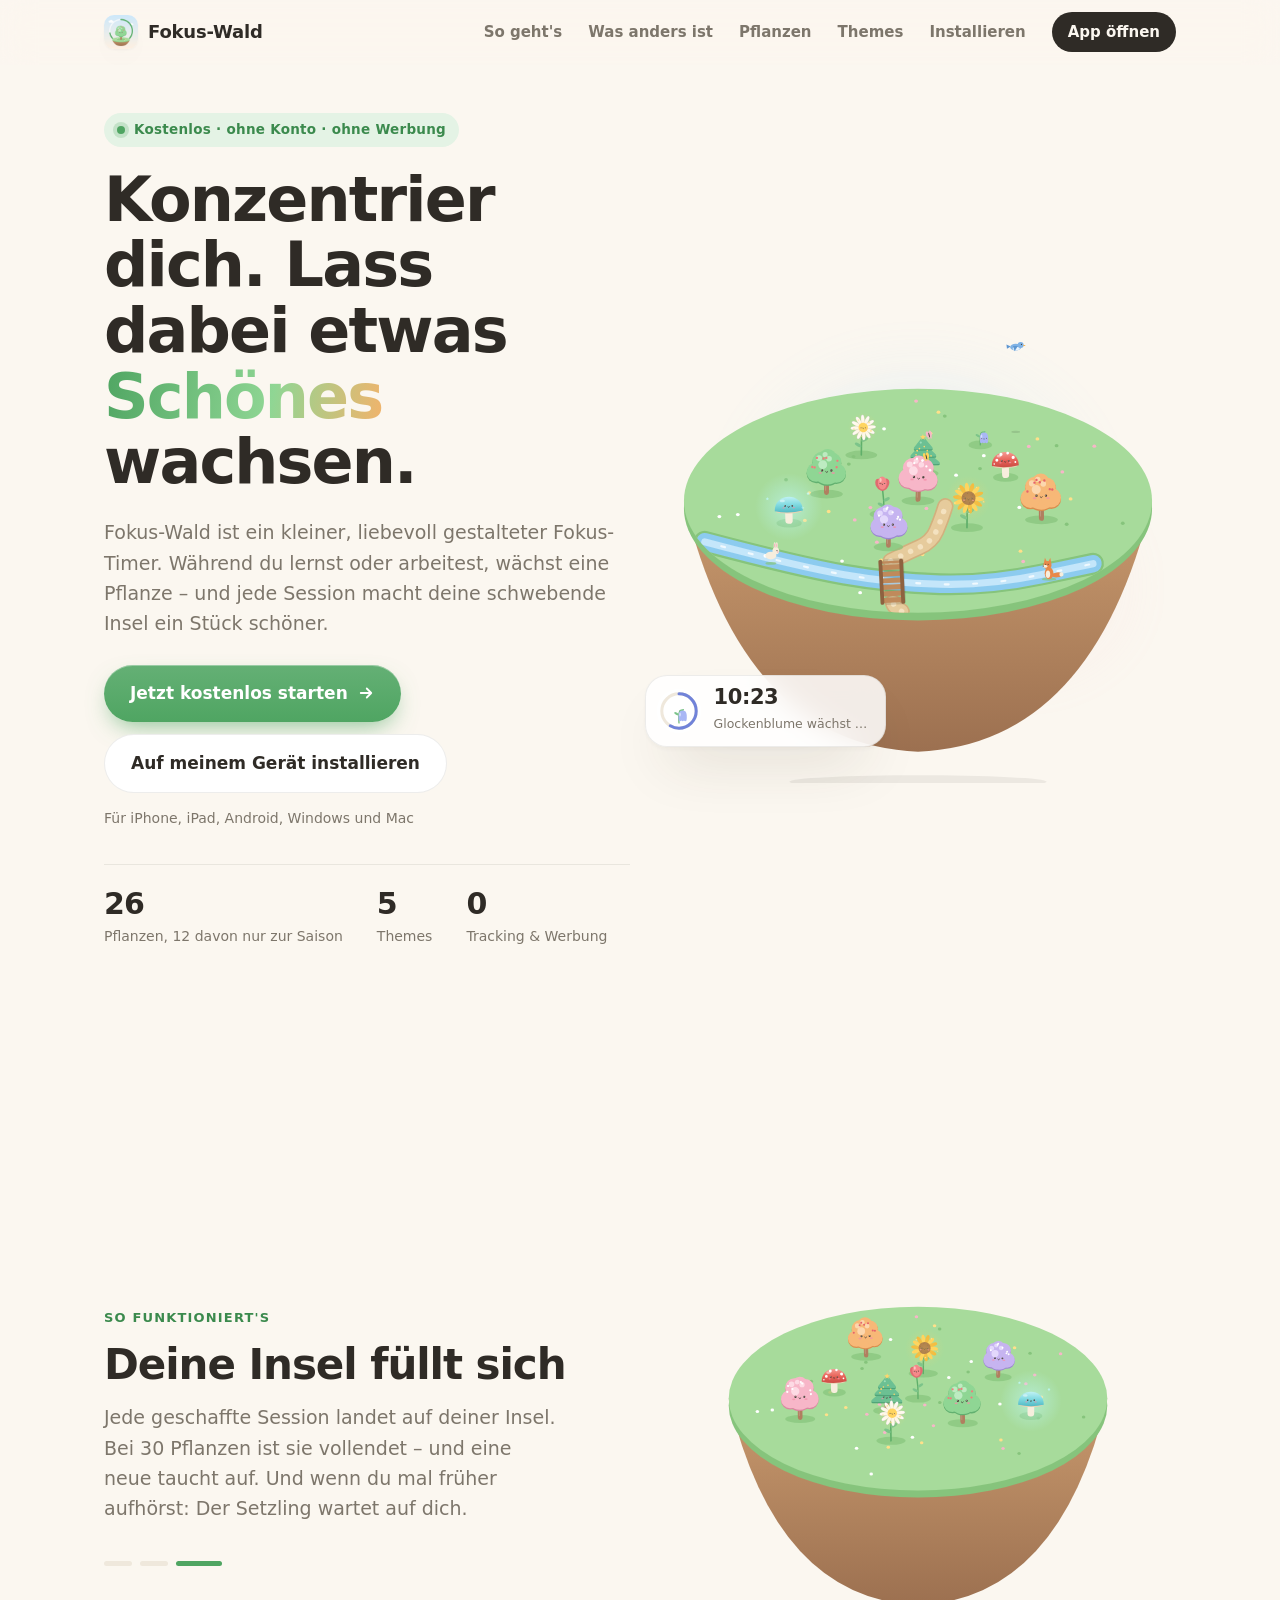
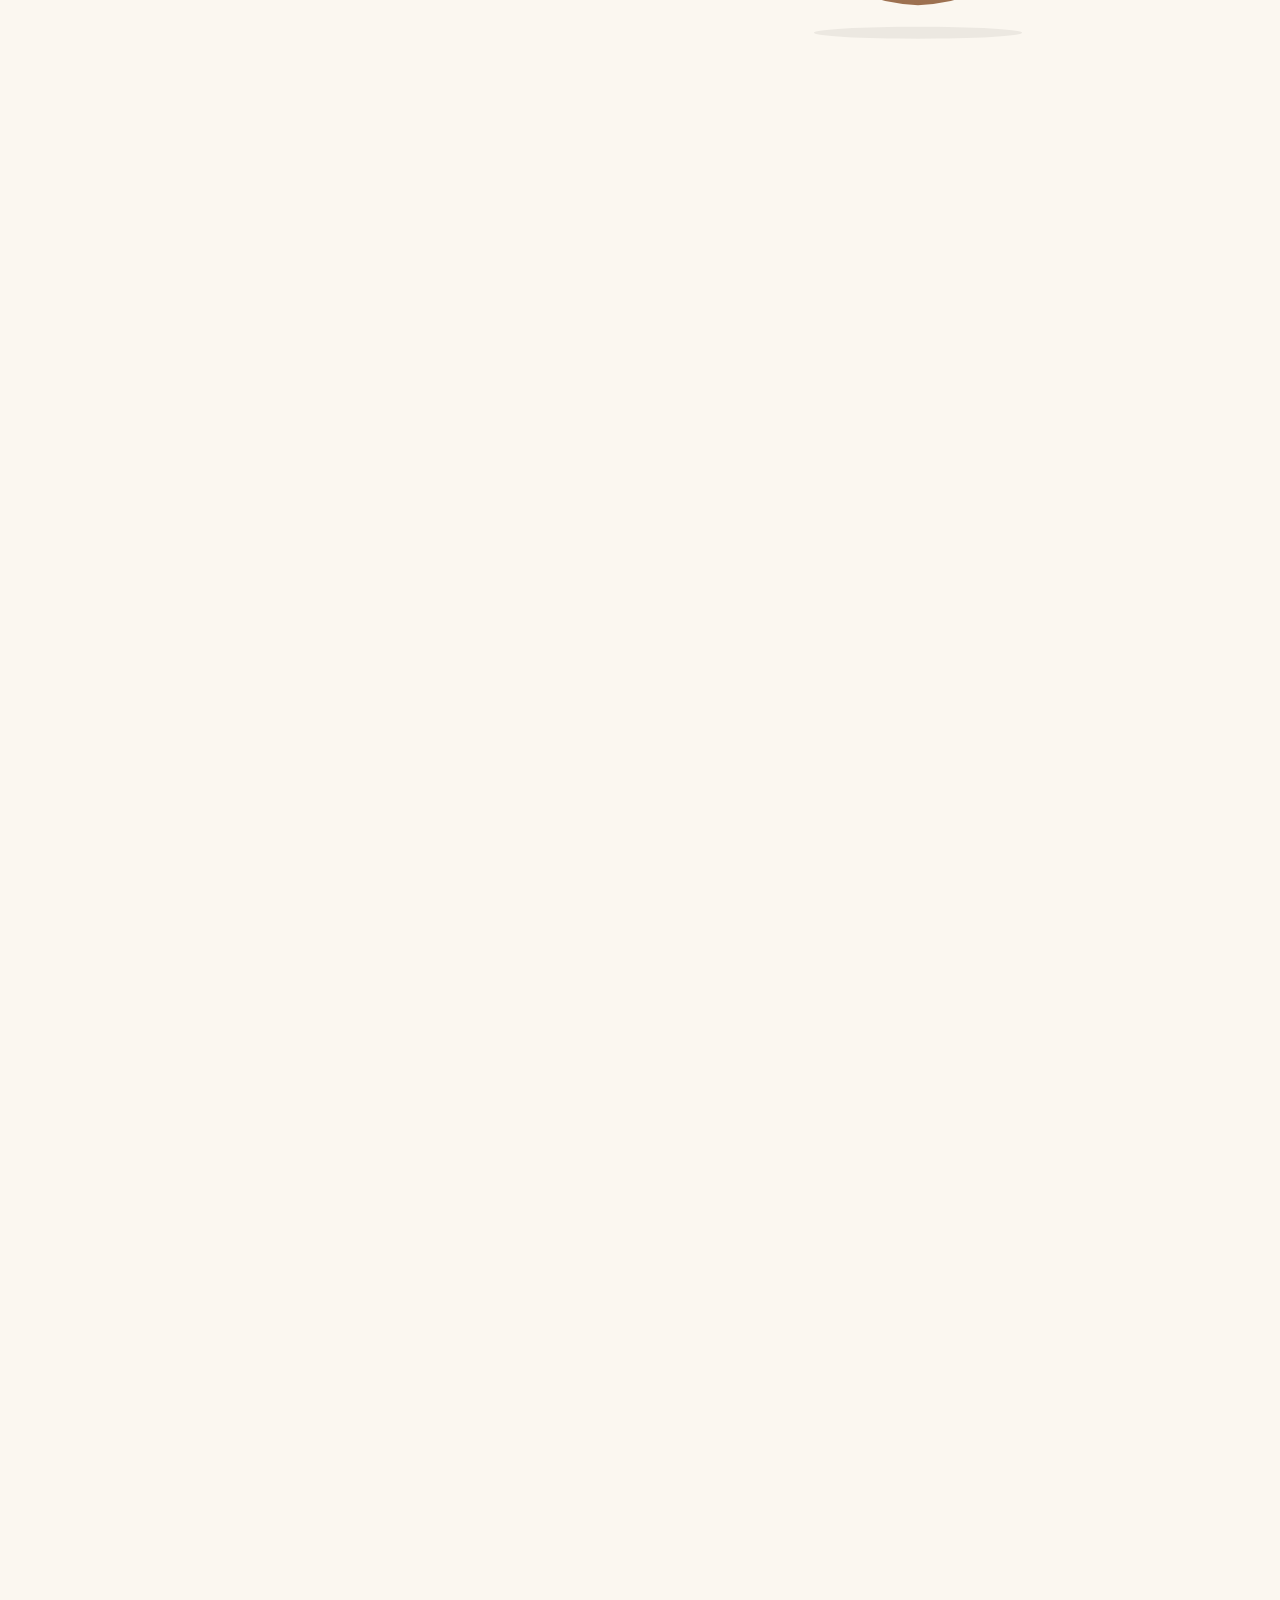
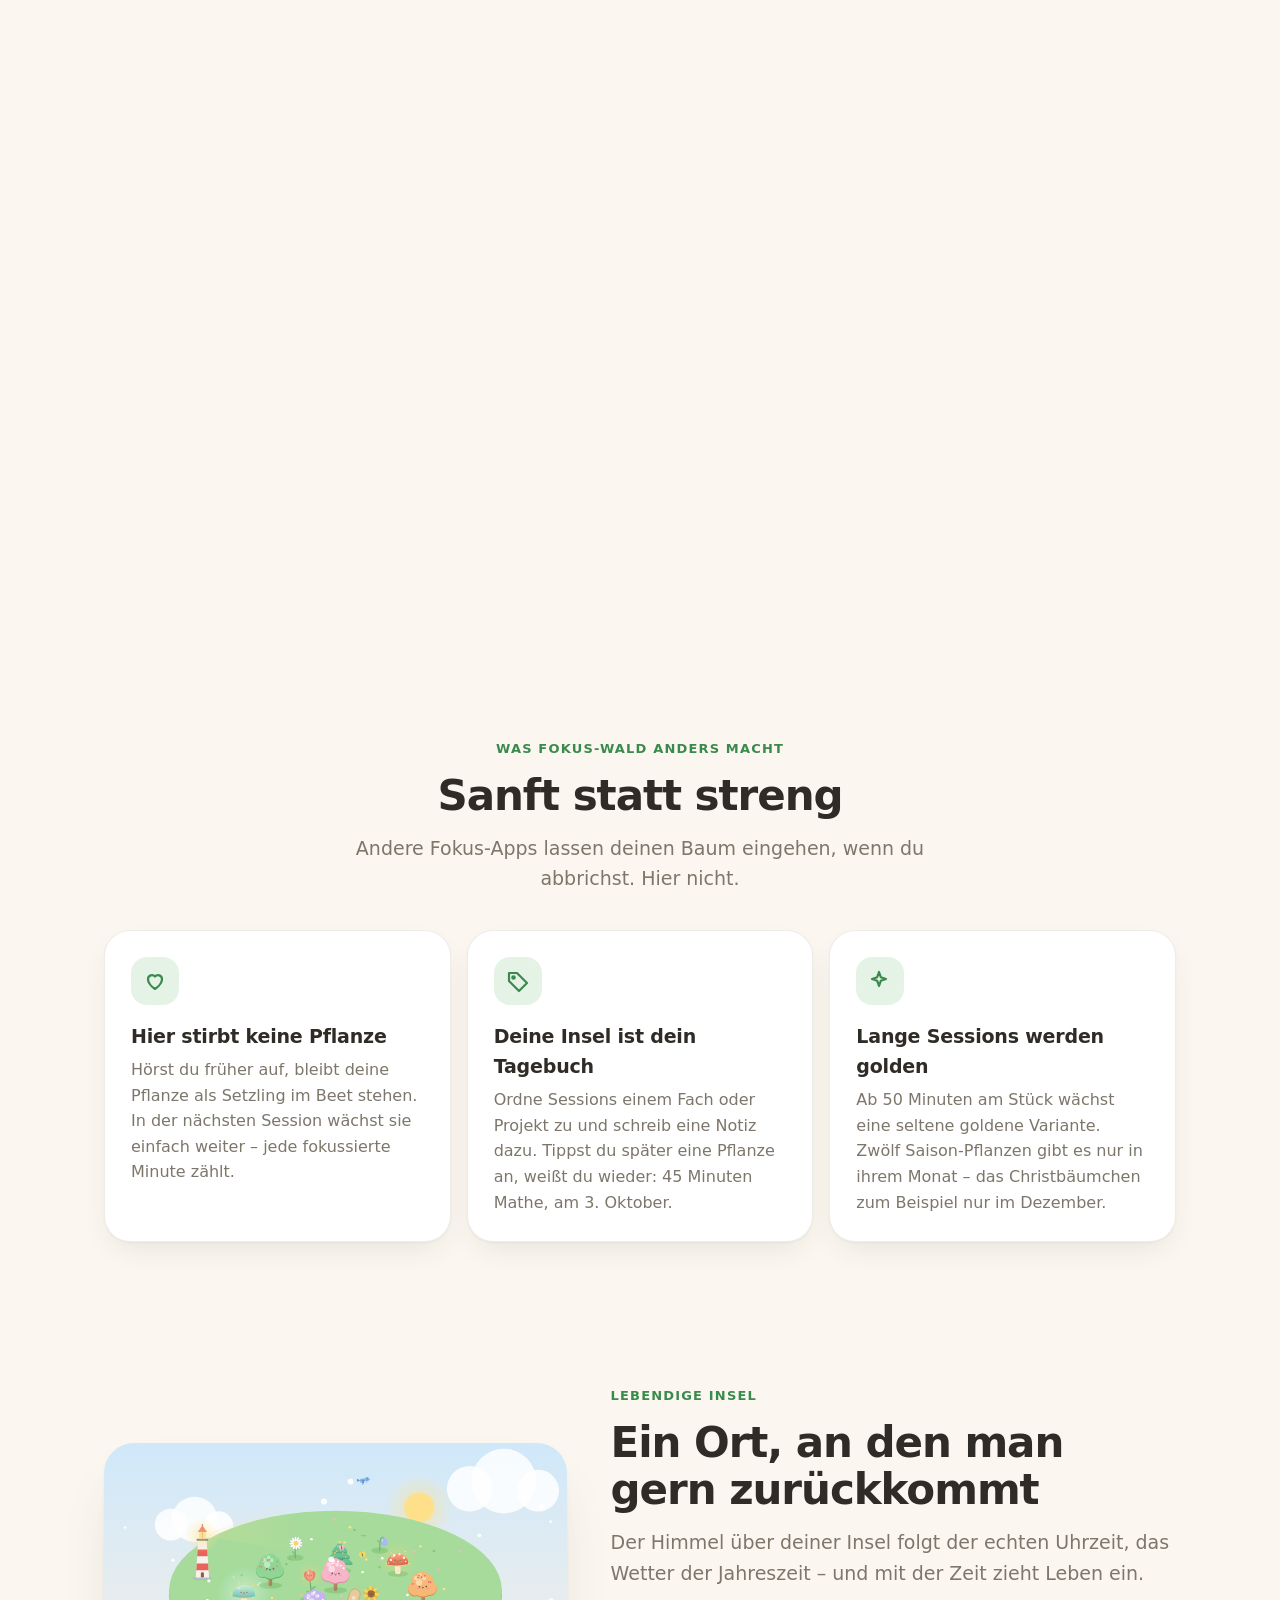
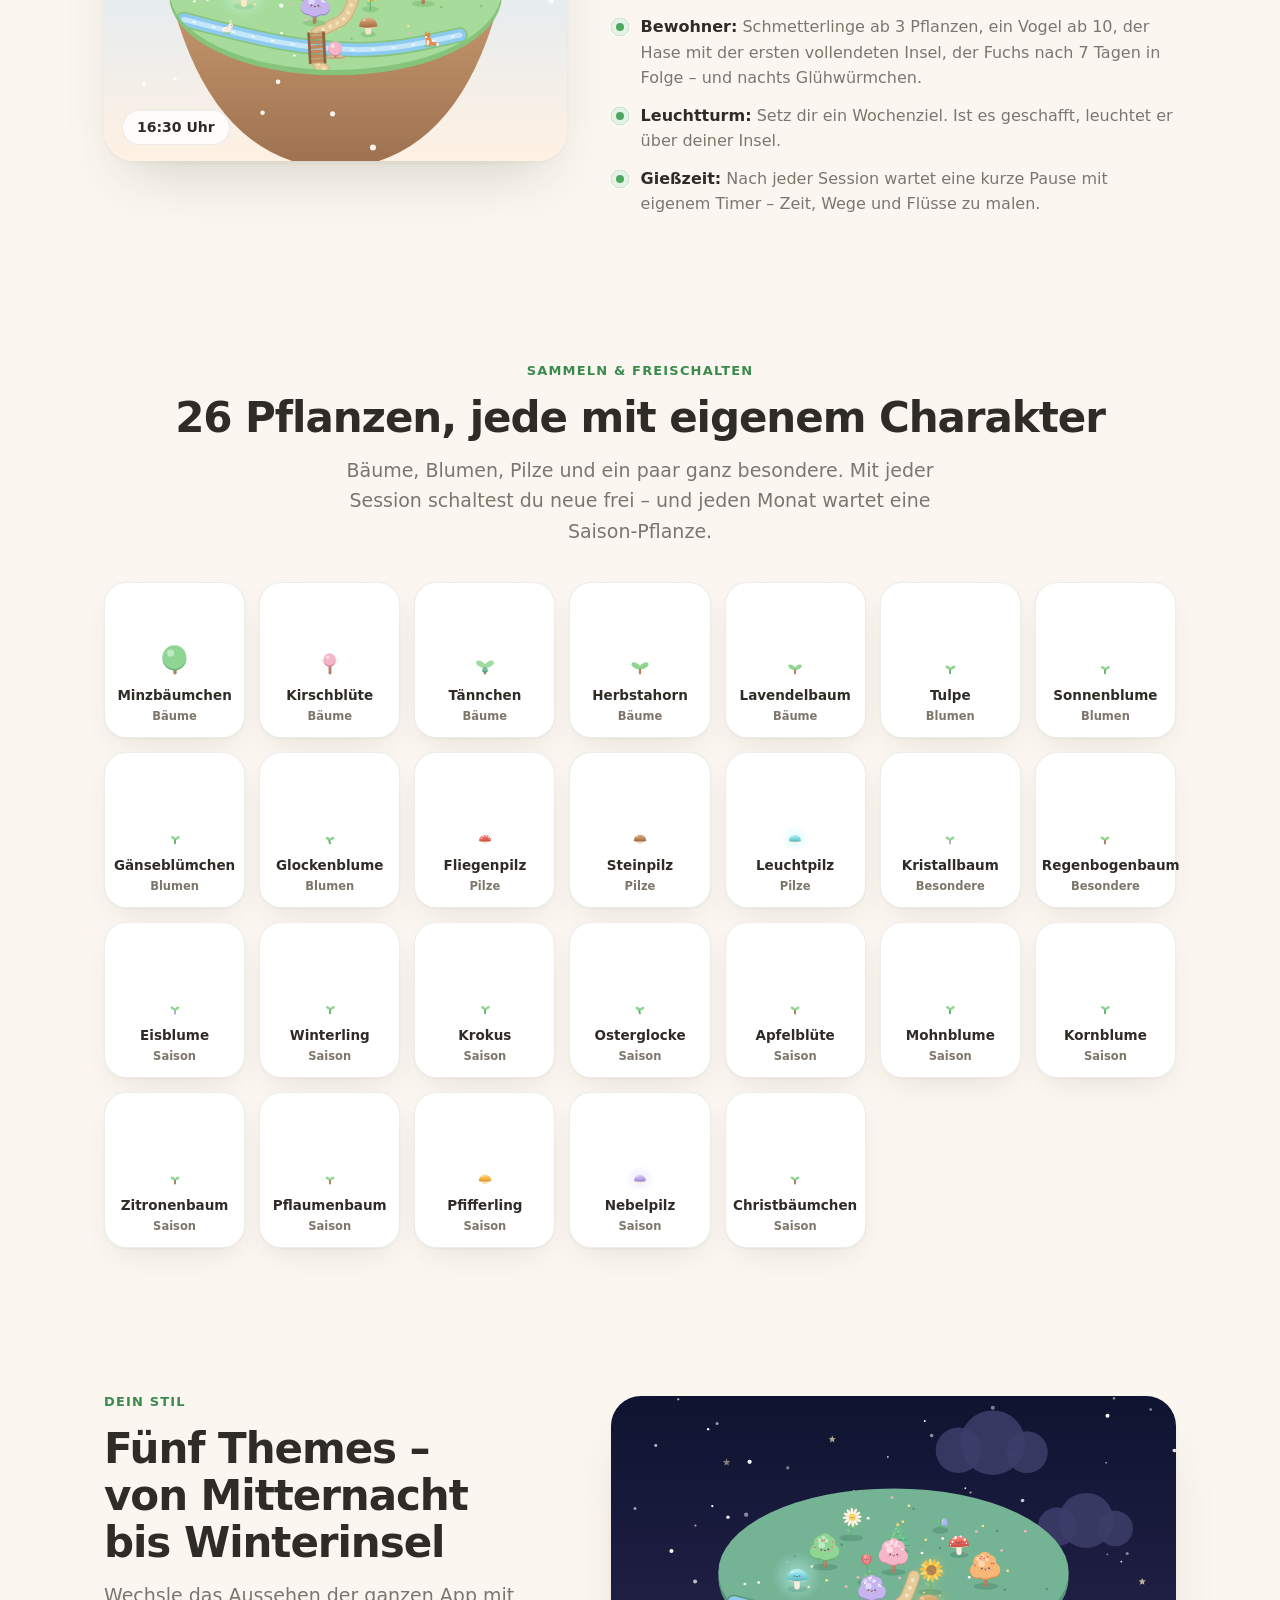
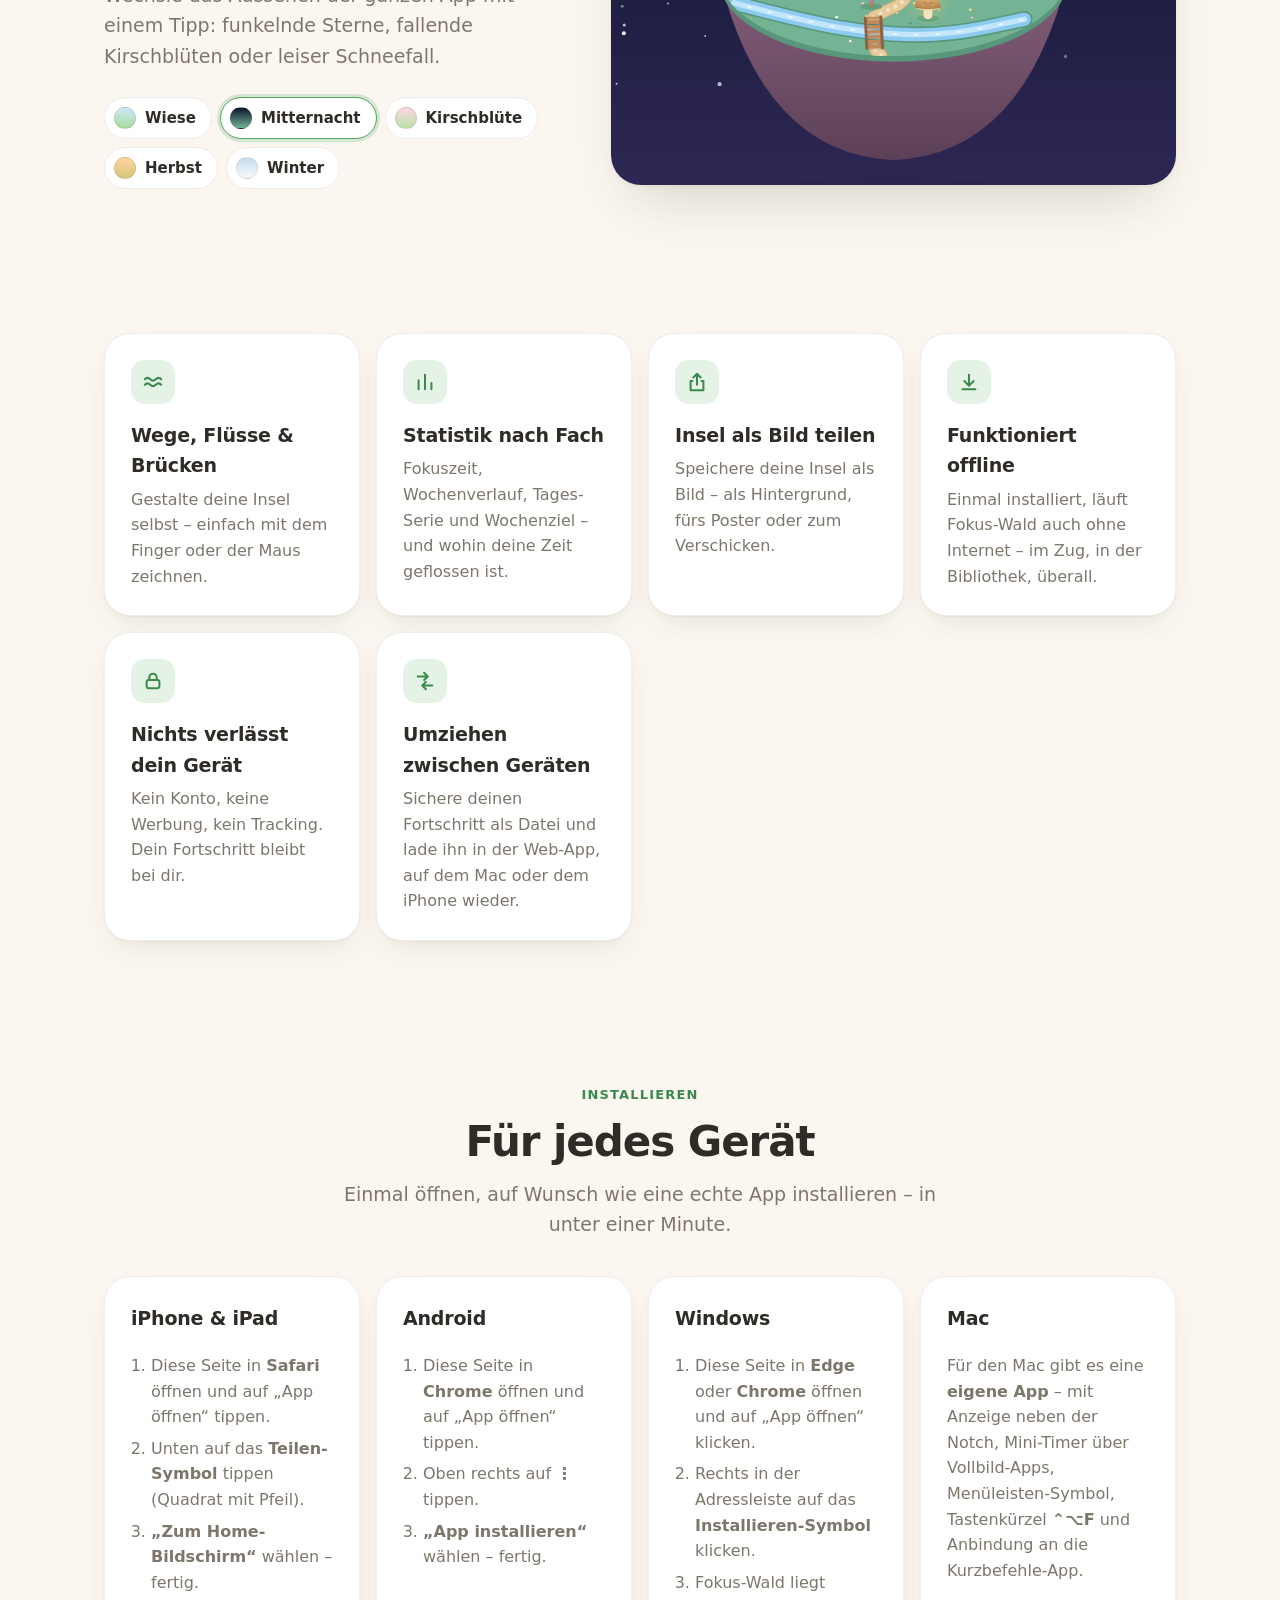
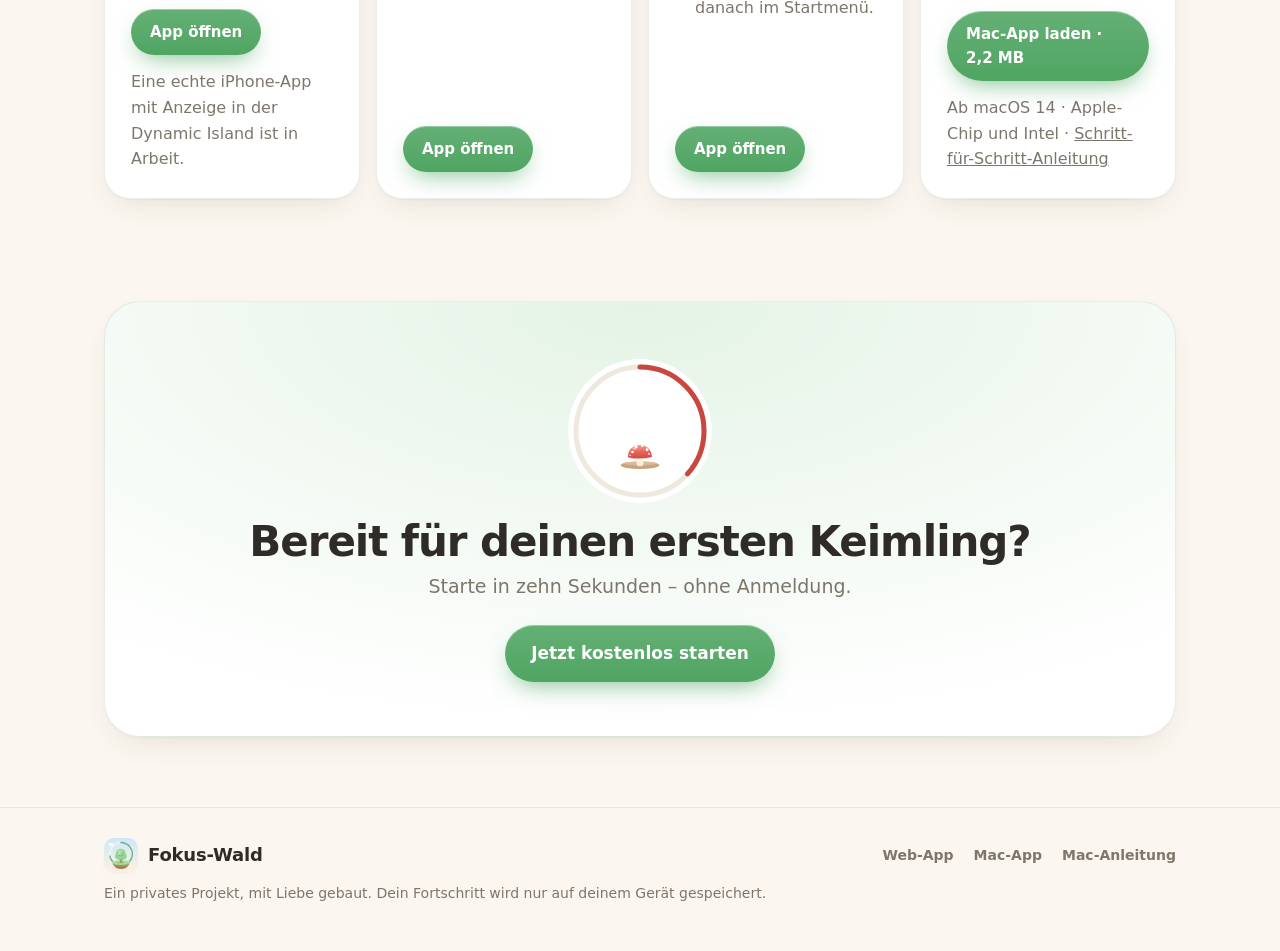
<file: index.html>
<!DOCTYPE html>
<html lang="de">
<head>
<meta charset="utf-8">
<meta name="viewport" content="width=device-width, initial-scale=1, viewport-fit=cover">
<title>Fokus-Wald – der niedliche Fokus-Timer</title>
<meta name="description" content="Konzentrier dich – und schau zu, wie dabei etwas Schönes wächst. Kostenloser Fokus-Timer für iPhone, iPad, Android, Windows und Mac.">
<meta name="theme-color" content="#FBF7F0" media="(prefers-color-scheme: light)">
<meta name="theme-color" content="#171815" media="(prefers-color-scheme: dark)">
<meta property="og:title" content="Fokus-Wald – der niedliche Fokus-Timer">
<meta property="og:description" content="Während du lernst, wächst eine Pflanze – und deine Insel wird immer schöner.">
<meta property="og:image" content="app/icons/icon-512.png">
<link rel="icon" href="app/icons/icon-192.png">
<link rel="apple-touch-icon" href="app/icons/apple-touch-icon.png">
<link rel="stylesheet" href="site.css">
</head>
<body>

<header class="nav" id="nav">
  <a class="logo" href="./"><img src="app/icons/icon-192.png" alt=""> Fokus-Wald</a>
  <nav>
    <a href="#so-gehts">So geht's</a>
    <a href="#anders">Was anders ist</a>
    <a href="#pflanzen">Pflanzen</a>
    <a href="#themes">Themes</a>
    <a href="#geraete">Installieren</a>
    <a class="pill" href="app/">App öffnen</a>
  </nav>
</header>

<main>

  <section class="hero">
    <div class="hero-text">
      <p class="eyebrow pill-eyebrow"><i></i> Kostenlos · ohne Konto · ohne Werbung</p>
      <h1>Konzentrier dich. Lass dabei etwas <em>Schönes</em> wachsen.</h1>
      <p class="lead">Fokus-Wald ist ein kleiner, liebevoll gestalteter Fokus-Timer. Während du lernst oder arbeitest, wächst eine Pflanze – und jede Session macht deine schwebende Insel ein Stück schöner.</p>
      <div class="cta">
        <a class="btn primary" href="app/">Jetzt kostenlos starten
          <svg viewBox="0 0 24 24" width="18" height="18" fill="none" stroke="currentColor" stroke-width="2.4" stroke-linecap="round" stroke-linejoin="round"><path d="M5 12h14M13 6l6 6-6 6"/></svg>
        </a>
        <a class="btn ghost" id="cta-second" href="#geraete">Auf meinem Gerät installieren</a>
      </div>
      <p class="fine" id="cta-note">Für iPhone, iPad, Android, Windows und Mac</p>
      <dl class="facts">
        <div><dt>26</dt><dd>Pflanzen, 12 davon nur zur Saison</dd></div>
        <div><dt>5</dt><dd>Themes</dd></div>
        <div><dt>0</dt><dd>Tracking &amp; Werbung</dd></div>
      </dl>
    </div>
    <div class="hero-art" id="hero-art">
      <div class="glow"></div>
      <canvas id="demo-island" aria-label="Animierte Vorschau einer Insel mit wachsenden Pflanzen"></canvas>
      <div class="float-chip" id="hero-chip">
        <canvas id="chip-plant"></canvas>
        <div><b id="chip-time">25:00</b><span id="chip-text">Kirschblüte wächst …</span></div>
      </div>
    </div>
  </section>

  <!-- Scroll story: the plant grows while you scroll -->
  <section class="story" id="so-gehts">
    <div class="story-sticky">
      <div class="story-text">
        <p class="eyebrow">So funktioniert's</p>
        <div class="story-steps">
          <article class="story-step on" data-step="0">
            <h2>Zeit wählen &amp; pflanzen</h2>
            <p>Stell ein, wie lange du dich konzentrieren möchtest, und such dir aus, was wachsen soll. Ein Tipp – und der Keimling ist gesetzt.</p>
          </article>
          <article class="story-step" data-step="1">
            <h2>Deine Pflanze wächst mit</h2>
            <p>Solange du fokussiert bleibst, wächst sie Minute für Minute – vom Keimling bis zur vollen Pracht, mit Gesicht und allem.</p>
          </article>
          <article class="story-step" data-step="2">
            <h2>Deine Insel füllt sich</h2>
            <p>Jede geschaffte Session landet auf deiner Insel. Bei 30 Pflanzen ist sie vollendet – und eine neue taucht auf. Und wenn du mal früher aufhörst: Der Setzling wartet auf dich.</p>
          </article>
        </div>
        <div class="story-dots" id="story-dots"><i class="on"></i><i></i><i></i></div>
        <p class="scroll-hint" id="scroll-hint">
          <svg viewBox="0 0 24 24" width="16" height="16" fill="none" stroke="currentColor" stroke-width="2.4" stroke-linecap="round" stroke-linejoin="round"><path d="M12 5v14M6 13l6 6 6-6"/></svg>
          Scroll weiter und schau, was passiert
        </p>
      </div>
      <div class="story-art">
        <canvas id="story-canvas" aria-label="Eine Pflanze wächst beim Scrollen"></canvas>
        <div class="story-clock" id="story-clock">25:00</div>
      </div>
    </div>
  </section>

  <section id="anders">
    <p class="eyebrow center reveal">Was Fokus-Wald anders macht</p>
    <h2 class="reveal">Sanft statt streng</h2>
    <p class="lead center reveal">Andere Fokus-Apps lassen deinen Baum eingehen, wenn du abbrichst. Hier nicht.</p>
    <div class="pillars">
      <article class="card pillar reveal">
        <span class="ic"><svg viewBox="0 0 24 24"><path d="M12 20s-7-4.500-7-10a4 4 0 0 1 7-2.500A4 4 0 0 1 19 10c0 5.500-7 10-7 10z"/></svg></span>
        <h3>Hier stirbt keine Pflanze</h3>
        <p>Hörst du früher auf, bleibt deine Pflanze als Setzling im Beet stehen. In der nächsten Session wächst sie einfach weiter – jede fokussierte Minute zählt.</p>
      </article>
      <article class="card pillar reveal" style="--d:.08s">
        <span class="ic"><svg viewBox="0 0 24 24"><path d="M3 12V4h8l10 10-8 8z"/><circle cx="7.500" cy="8.500" r="1.200"/></svg></span>
        <h3>Deine Insel ist dein Tagebuch</h3>
        <p>Ordne Sessions einem Fach oder Projekt zu und schreib eine Notiz dazu. Tippst du später eine Pflanze an, weißt du wieder: 45 Minuten Mathe, am 3. Oktober.</p>
      </article>
      <article class="card pillar reveal" style="--d:.16s">
        <span class="ic"><svg viewBox="0 0 24 24"><path d="M11 3l1.800 5.200L18 10l-5.200 1.800L11 17l-1.800-5.200L4 10l5.200-1.800z"/></svg></span>
        <h3>Lange Sessions werden golden</h3>
        <p>Ab 50 Minuten am Stück wächst eine seltene goldene Variante. Zwölf Saison-Pflanzen gibt es nur in ihrem Monat – das Christbäumchen zum Beispiel nur im Dezember.</p>
      </article>
    </div>
  </section>

  <section id="lebendig">
    <div class="split">
      <div class="theme-demo living-demo reveal">
        <canvas id="living-island" aria-label="Insel mit Leuchtturm und Tieren im Wechsel von Tag und Nacht"></canvas>
        <span class="living-clock" id="living-clock">12:00 Uhr</span>
      </div>
      <div class="reveal" style="--d:.1s">
        <p class="eyebrow">Lebendige Insel</p>
        <h2 class="left">Ein Ort, an den man gern zurückkommt</h2>
        <p class="lead">Der Himmel über deiner Insel folgt der echten Uhrzeit, das Wetter der Jahreszeit – und mit der Zeit zieht Leben ein.</p>
        <ul class="checks">
          <li><b>Bewohner:</b> Schmetterlinge ab 3 Pflanzen, ein Vogel ab 10, der Hase mit der ersten vollendeten Insel, der Fuchs nach 7 Tagen in Folge – und nachts Glühwürmchen.</li>
          <li><b>Leuchtturm:</b> Setz dir ein Wochenziel. Ist es geschafft, leuchtet er über deiner Insel.</li>
          <li><b>Gießzeit:</b> Nach jeder Session wartet eine kurze Pause mit eigenem Timer – Zeit, Wege und Flüsse zu malen.</li>
        </ul>
      </div>
    </div>
  </section>

  <section id="pflanzen">
    <p class="eyebrow center reveal">Sammeln &amp; freischalten</p>
    <h2 class="reveal">26 Pflanzen, jede mit eigenem Charakter</h2>
    <p class="lead center reveal">Bäume, Blumen, Pilze und ein paar ganz besondere. Mit jeder Session schaltest du neue frei – und jeden Monat wartet eine Saison-Pflanze.</p>
    <div class="plants" id="plants"></div>
  </section>

  <section id="themes">
    <div class="split">
      <div class="reveal">
        <p class="eyebrow">Dein Stil</p>
        <h2 class="left">Fünf Themes – von Mitternacht bis Winterinsel</h2>
        <p class="lead">Wechsle das Aussehen der ganzen App mit einem Tipp: funkelnde Sterne, fallende Kirschblüten oder leiser Schneefall.</p>
        <div class="theme-chips" id="theme-chips"></div>
      </div>
      <div class="theme-demo reveal" style="--d:.1s">
        <canvas id="theme-island" aria-label="Insel im gewählten Theme"></canvas>
      </div>
    </div>
  </section>

  <section>
    <div class="features">
      <article class="card feature reveal">
        <span class="ic"><svg viewBox="0 0 24 24"><path d="M3 9c2-2 4-2 6 0s4 2 6 0 4-2 6 0M3 15c2-2 4-2 6 0s4 2 6 0 4-2 6 0"/></svg></span>
        <h3>Wege, Flüsse &amp; Brücken</h3>
        <p>Gestalte deine Insel selbst – einfach mit dem Finger oder der Maus zeichnen.</p>
      </article>
      <article class="card feature reveal" style="--d:.08s">
        <span class="ic"><svg viewBox="0 0 24 24"><path d="M5 20V10M12 20V4M19 20v-7"/></svg></span>
        <h3>Statistik nach Fach</h3>
        <p>Fokuszeit, Wochenverlauf, Tages-Serie und Wochenziel – und wohin deine Zeit geflossen ist.</p>
      </article>
      <article class="card feature reveal" style="--d:.12s">
        <span class="ic"><svg viewBox="0 0 24 24"><path d="M12 15V3M8 7l4-4 4 4M7 11H5v10h14V11h-2"/></svg></span>
        <h3>Insel als Bild teilen</h3>
        <p>Speichere deine Insel als Bild – als Hintergrund, fürs Poster oder zum Verschicken.</p>
      </article>
      <article class="card feature reveal" style="--d:.16s">
        <span class="ic"><svg viewBox="0 0 24 24"><path d="M12 4v11M7 11l5 5 5-5M5 20h14"/></svg></span>
        <h3>Funktioniert offline</h3>
        <p>Einmal installiert, läuft Fokus-Wald auch ohne Internet – im Zug, in der Bibliothek, überall.</p>
      </article>
      <article class="card feature reveal" style="--d:.24s">
        <span class="ic"><svg viewBox="0 0 24 24"><rect x="5" y="11" width="14" height="9" rx="2.5"/><path d="M8 11V8a4 4 0 0 1 8 0v3"/></svg></span>
        <h3>Nichts verlässt dein Gerät</h3>
        <p>Kein Konto, keine Werbung, kein Tracking. Dein Fortschritt bleibt bei dir.</p>
      </article>
      <article class="card feature reveal" style="--d:.32s">
        <span class="ic"><svg viewBox="0 0 24 24"><path d="M4 7h11M11 3l4 4-4 4M20 17H9M13 13l-4 4 4 4"/></svg></span>
        <h3>Umziehen zwischen Geräten</h3>
        <p>Sichere deinen Fortschritt als Datei und lade ihn in der Web-App, auf dem Mac oder dem iPhone wieder.</p>
      </article>
    </div>
  </section>

  <section id="geraete">
    <p class="eyebrow center reveal">Installieren</p>
    <h2 class="reveal">Für jedes Gerät</h2>
    <p class="lead center reveal">Einmal öffnen, auf Wunsch wie eine echte App installieren – in unter einer Minute.</p>
    <div class="devices">
      <article class="card device reveal" data-device="ios">
        <span class="yours">Dein Gerät</span>
        <h3>iPhone &amp; iPad</h3>
        <ol>
          <li>Diese Seite in <b>Safari</b> öffnen und auf „App öffnen“ tippen.</li>
          <li>Unten auf das <b>Teilen-Symbol</b> tippen (Quadrat mit Pfeil).</li>
          <li><b>„Zum Home-Bildschirm“</b> wählen – fertig.</li>
        </ol>
        <a class="btn primary small" href="app/">App öffnen</a>
        <p class="fine">Eine echte iPhone-App mit Anzeige in der Dynamic Island ist in Arbeit.</p>
      </article>
      <article class="card device reveal" style="--d:.08s" data-device="android">
        <span class="yours">Dein Gerät</span>
        <h3>Android</h3>
        <ol>
          <li>Diese Seite in <b>Chrome</b> öffnen und auf „App öffnen“ tippen.</li>
          <li>Oben rechts auf <b>⋮</b> tippen.</li>
          <li><b>„App installieren“</b> wählen – fertig.</li>
        </ol>
        <a class="btn primary small" href="app/">App öffnen</a>
      </article>
      <article class="card device reveal" style="--d:.16s" data-device="windows">
        <span class="yours">Dein Gerät</span>
        <h3>Windows</h3>
        <ol>
          <li>Diese Seite in <b>Edge</b> oder <b>Chrome</b> öffnen und auf „App öffnen“ klicken.</li>
          <li>Rechts in der Adressleiste auf das <b>Installieren-Symbol</b> klicken.</li>
          <li>Fokus-Wald liegt danach im Startmenü.</li>
        </ol>
        <a class="btn primary small" href="app/">App öffnen</a>
      </article>
      <article class="card device reveal" style="--d:.24s" data-device="mac">
        <span class="yours">Dein Gerät</span>
        <h3>Mac</h3>
        <p>Für den Mac gibt es eine <b>eigene App</b> – mit Anzeige neben der Notch, Mini-Timer über Vollbild-Apps, Menüleisten-Symbol, Tastenkürzel <b>⌃⌥F</b> und Anbindung an die Kurzbefehle-App.</p>
        <a class="btn primary small" href="downloads/Fokus-Wald.zip" download>Mac-App laden · 2,2 MB</a>
        <p class="fine">Ab macOS 14 · Apple-Chip und Intel · <a href="mac.html">Schritt-für-Schritt-Anleitung</a></p>
      </article>
    </div>
  </section>

  <section class="closing reveal">
    <canvas class="stage" id="closing-stage"></canvas>
    <h2>Bereit für deinen ersten Keimling?</h2>
    <p class="lead center">Starte in zehn Sekunden – ohne Anmeldung.</p>
    <a class="btn primary" href="app/">Jetzt kostenlos starten</a>
  </section>
</main>

<footer>
  <div class="foot">
    <a class="logo" href="./"><img src="app/icons/icon-192.png" alt=""> Fokus-Wald</a>
    <nav>
      <a href="app/">Web-App</a>
      <a href="downloads/Fokus-Wald.zip" download>Mac-App</a>
      <a href="mac.html">Mac-Anleitung</a>
    </nav>
  </div>
  <p>Ein privates Projekt, mit Liebe gebaut. Dein Fortschritt wird nur auf deinem Gerät gespeichert.</p>
</footer>

<script type="module" src="site.js"></script>
</body>
</html>
</file>
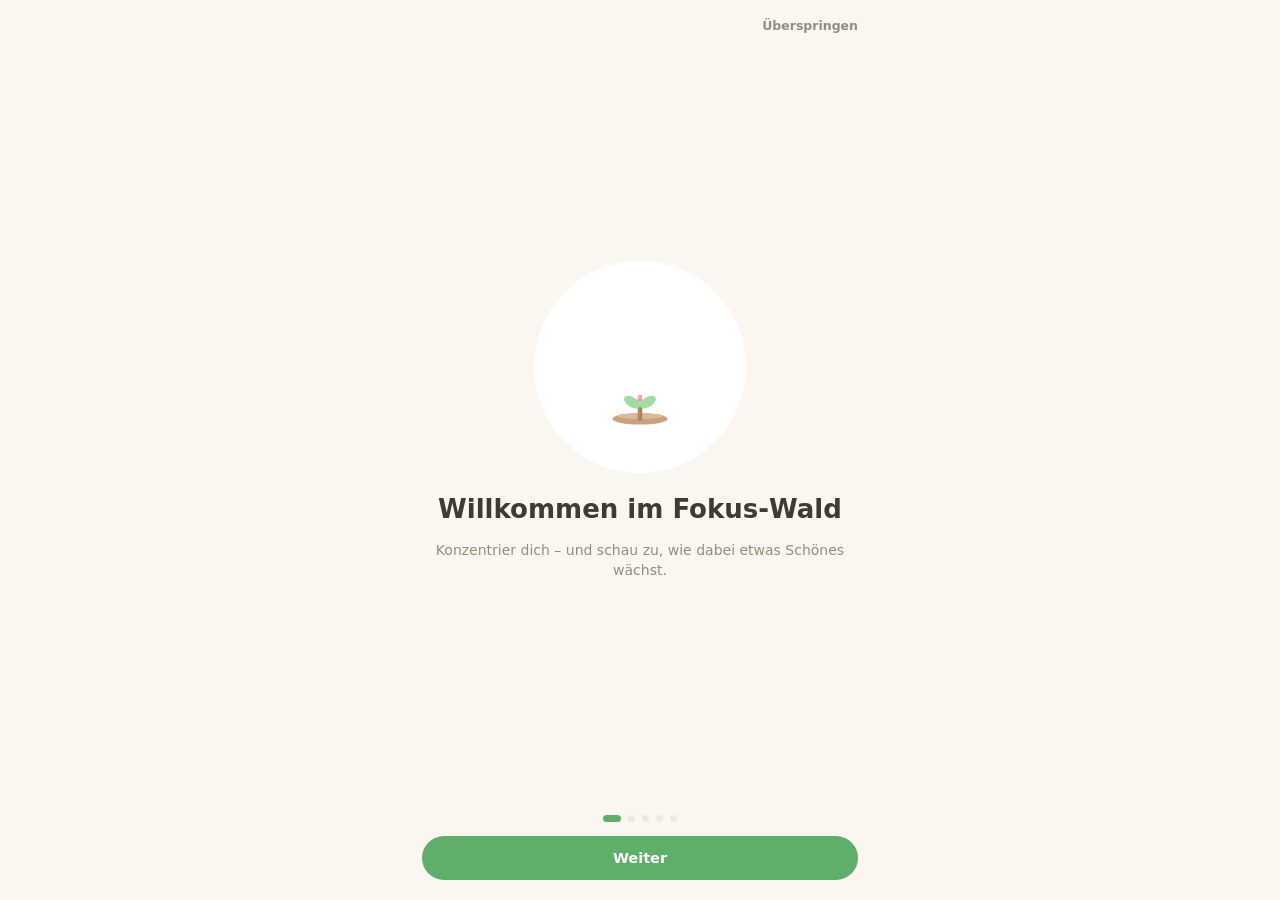
<file: app/index.html>
<!DOCTYPE html>
<html lang="de">
<head>
<meta charset="utf-8">
<meta name="viewport" content="width=device-width, initial-scale=1, viewport-fit=cover, user-scalable=no">
<title>Fokus-Wald</title>
<meta name="description" content="Ein niedlicher Fokus-Timer: Während du lernst, wächst eine Pflanze – und deine Insel wird immer schöner.">
<meta name="theme-color" content="#FBF7F0">
<meta name="apple-mobile-web-app-capable" content="yes">
<meta name="mobile-web-app-capable" content="yes">
<meta name="apple-mobile-web-app-title" content="Fokus-Wald">
<meta name="apple-mobile-web-app-status-bar-style" content="default">
<link rel="manifest" href="manifest.webmanifest">
<link rel="icon" href="icons/icon-192.png">
<link rel="apple-touch-icon" href="icons/apple-touch-icon.png">
<link rel="stylesheet" href="app.css">
</head>
<body>
<div id="app"></div>
<noscript>Fokus-Wald braucht JavaScript.</noscript>
<script type="module" src="js/app.js"></script>
</body>
</html>
</file>
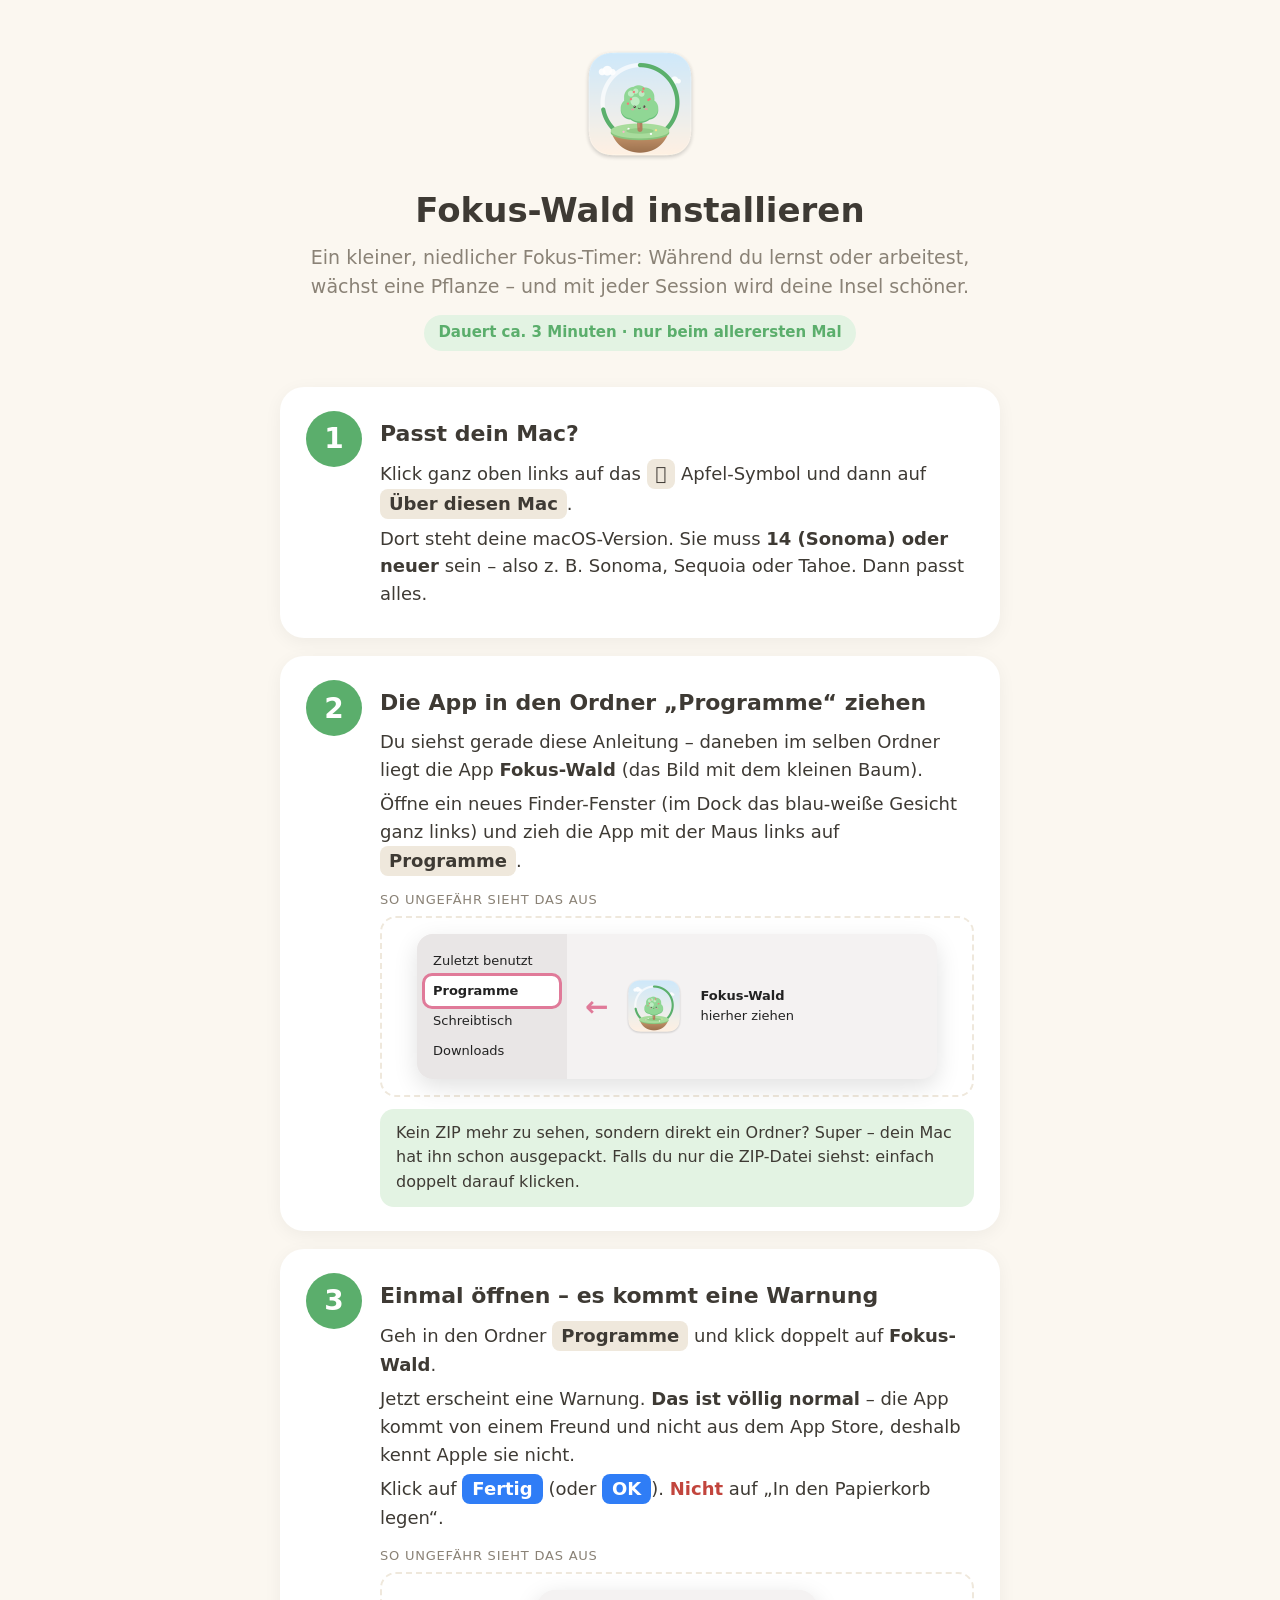
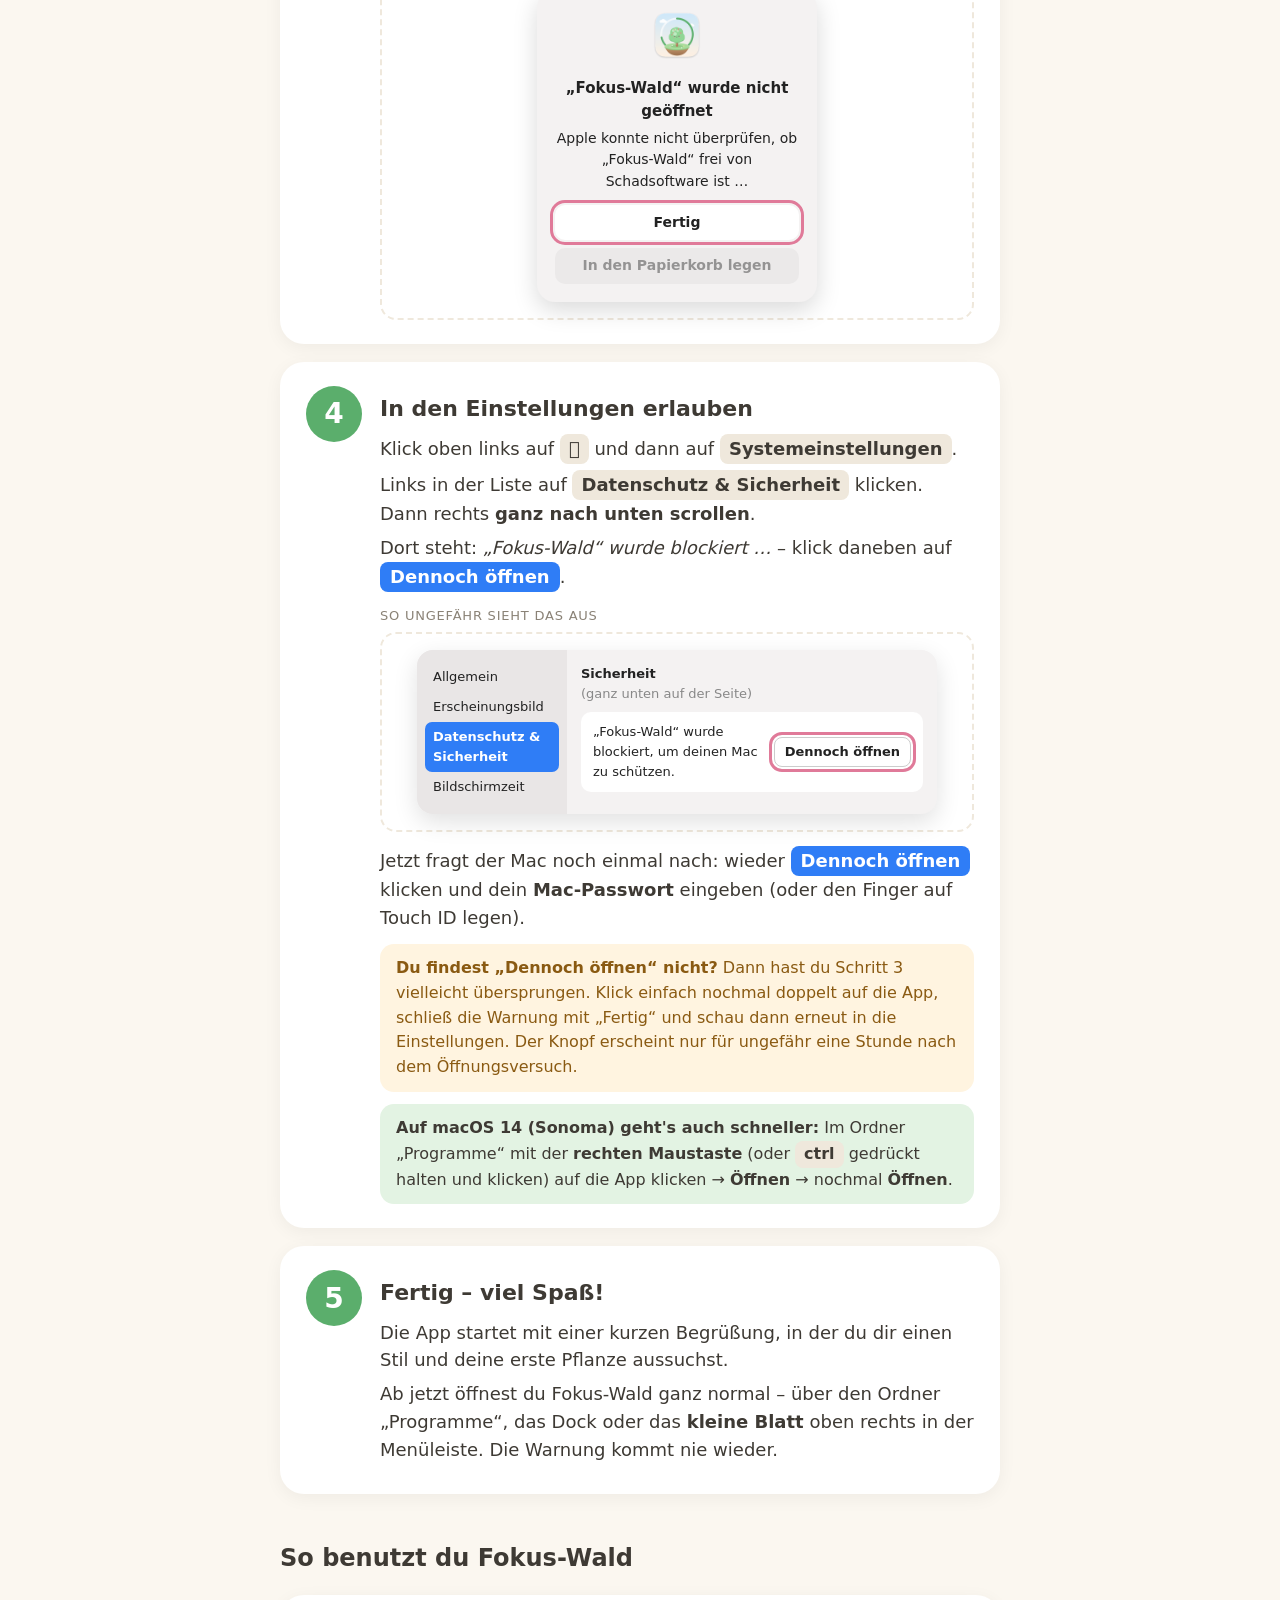
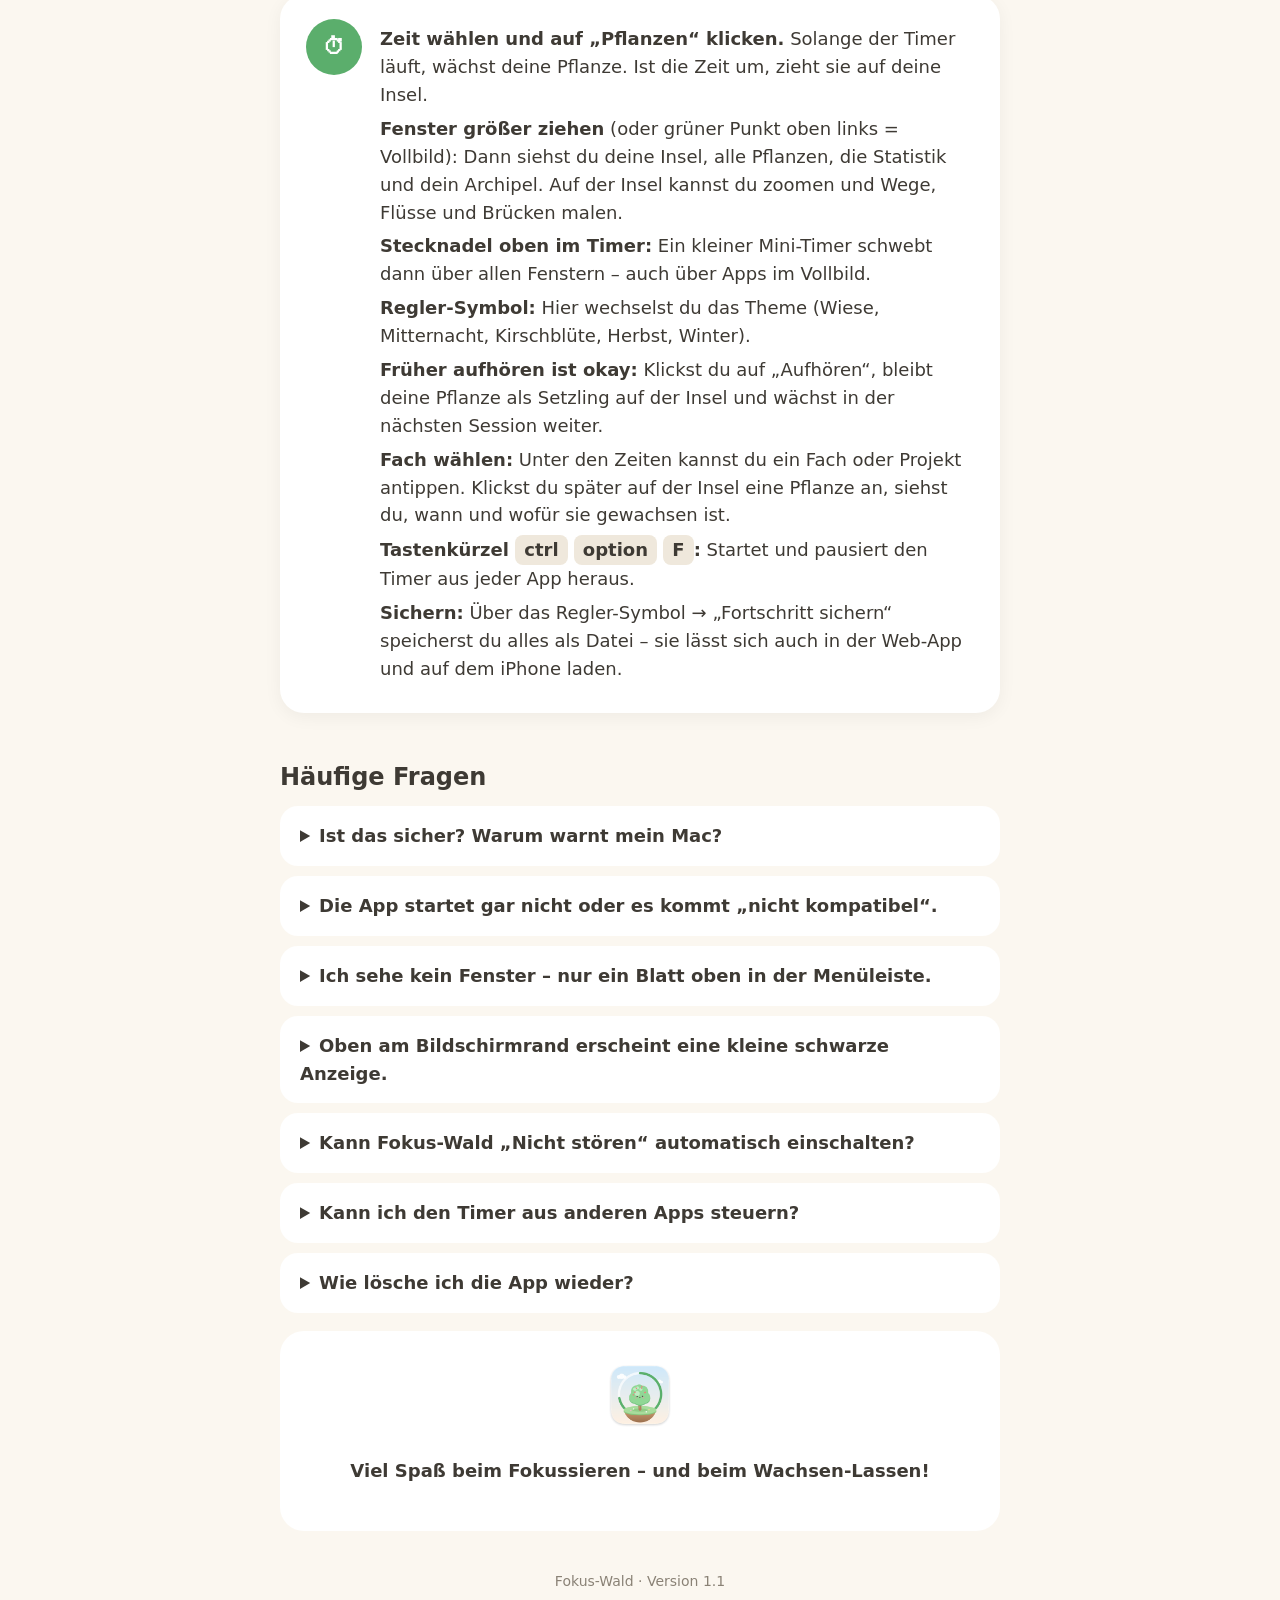
<file: mac.html>
<!DOCTYPE html>
<html lang="de">
<head>
<meta charset="utf-8">
<meta name="viewport" content="width=device-width, initial-scale=1">
<title>Fokus-Wald installieren</title>
<style>
  :root {
    --bg: #FBF7F0; --card: #FFFFFF; --ink: #3E3A34; --muted: #8A8276; --green: #5BAE6C;
    --green-soft: #E3F3E3; --pink: #E07A99; --line: #EFE8DC; --warn: #FFF4E0; --warn-ink: #8A5A12;
  }
  @media (prefers-color-scheme: dark) {
    :root { --bg: #1D1E1B; --card: #282A26; --ink: #EEE9E0; --muted: #A39E95; --green-soft: #2E3D2F; --line: #3A3C36; --warn: #3A3122; --warn-ink: #F2C98A; }
  }
  * { box-sizing: border-box; }
  body { margin: 0; background: var(--bg); color: var(--ink); font: 18px/1.55 ui-rounded, -apple-system, "SF Pro Rounded", system-ui, sans-serif; }
  main { max-width: 760px; margin: 0 auto; padding: 40px 20px 80px; }
  header { text-align: center; margin-bottom: 36px; }
  header img { width: 128px; height: 128px; }
  h1 { font-size: 34px; margin: 8px 0 6px; }
  .lead { color: var(--muted); font-size: 19px; margin: 0; }
  .time { display: inline-block; margin-top: 14px; background: var(--green-soft); color: var(--green); font-weight: 700; padding: 6px 14px; border-radius: 999px; font-size: 15px; }
  .step { background: var(--card); border-radius: 24px; padding: 24px 26px; margin: 18px 0; box-shadow: 0 4px 18px rgba(0,0,0,.05); display: grid; grid-template-columns: 56px 1fr; gap: 18px; }
  .num { width: 56px; height: 56px; border-radius: 50%; background: var(--green); color: #fff; font-size: 28px; font-weight: 800; display: flex; align-items: center; justify-content: center; }
  .step h2 { font-size: 22px; margin: 6px 0 8px; }
  .step p { margin: 6px 0; }
  .key { display: inline-block; background: var(--line); border-radius: 8px; padding: 1px 9px; font-weight: 700; white-space: nowrap; }
  .btn { display: inline-block; border-radius: 8px; padding: 1px 10px; font-weight: 700; background: #2F7DF6; color: #fff; white-space: nowrap; }
  .no { color: #C2453D; font-weight: 700; }
  .note { background: var(--warn); color: var(--warn-ink); border-radius: 14px; padding: 12px 16px; margin-top: 12px; font-size: 16px; }
  .tip { background: var(--green-soft); border-radius: 14px; padding: 12px 16px; margin-top: 12px; font-size: 16px; }
  .sketch-label { font-size: 13px; color: var(--muted); margin: 14px 0 6px; text-transform: uppercase; letter-spacing: .06em; }
  .sketch { border: 2px dashed var(--line); border-radius: 16px; padding: 16px; display: flex; justify-content: center; }
  .dialog { width: 280px; background: #F4F2F2; color: #222; border-radius: 18px; padding: 18px; text-align: center; font-size: 14px; box-shadow: 0 8px 24px rgba(0,0,0,.15); }
  .dialog .ico { width: 54px; height: 54px; margin: 0 auto 8px; }
  .dialog b { display: block; font-size: 15px; margin-bottom: 4px; }
  .dialog .row { display: flex; flex-direction: column; gap: 8px; margin-top: 12px; }
  .dialog .b { border-radius: 10px; padding: 7px; background: #E2E0E0; font-weight: 600; }
  .dialog .b.hl { outline: 3px solid var(--pink); outline-offset: 2px; background: #fff; }
  .dialog .b.bad { opacity: .45; }
  .settings { width: 100%; max-width: 520px; background: #F4F2F2; color: #222; border-radius: 16px; display: grid; grid-template-columns: 150px 1fr; overflow: hidden; font-size: 13px; box-shadow: 0 8px 24px rgba(0,0,0,.12); }
  .settings .side { background: #E9E6E6; padding: 12px 8px; }
  .settings .side div { padding: 5px 8px; border-radius: 7px; }
  .settings .side .on { background: #2F7DF6; color: #fff; font-weight: 600; }
  .settings .pane { padding: 14px; }
  .settings .pane .muted { color: #888; }
  .settings .blk { background: #fff; border-radius: 10px; padding: 10px 12px; margin-top: 8px; display: flex; align-items: center; justify-content: space-between; gap: 10px; }
  .settings .open { border-radius: 8px; padding: 4px 10px; background: #fff; border: 1px solid #ccc; font-weight: 600; outline: 3px solid var(--pink); outline-offset: 2px; white-space: nowrap; }
  .finder { width: 100%; max-width: 520px; background: #F4F2F2; color: #222; border-radius: 16px; display: grid; grid-template-columns: 150px 1fr; overflow: hidden; font-size: 13px; box-shadow: 0 8px 24px rgba(0,0,0,.12); }
  .finder .side { background: #E9E6E6; padding: 12px 8px; }
  .finder .side div { padding: 5px 8px; border-radius: 7px; }
  .finder .side .on { outline: 3px solid var(--pink); background: #fff; font-weight: 700; }
  .finder .pane { padding: 18px; display: flex; align-items: center; gap: 14px; }
  .finder .pane img { width: 64px; height: 64px; }
  .arrow { font-size: 28px; color: var(--pink); font-weight: 800; }
  h3 { font-size: 24px; margin: 46px 0 10px; }
  details { background: var(--card); border-radius: 18px; padding: 16px 20px; margin: 10px 0; }
  summary { font-weight: 700; cursor: pointer; }
  details p { margin: 10px 0 2px; }
  .done { text-align: center; background: var(--card); border-radius: 24px; padding: 28px; margin-top: 18px; }
  .done img { width: 72px; }
  footer { text-align: center; color: var(--muted); font-size: 14px; margin-top: 40px; }
</style>
</head>
<body>
<main>

<header>
  <img src="[data-uri]" alt="">
  <h1>Fokus-Wald installieren</h1>
  <p class="lead">Ein kleiner, niedlicher Fokus-Timer: Während du lernst oder arbeitest, wächst eine Pflanze – und mit jeder Session wird deine Insel schöner.</p>
  <span class="time">Dauert ca. 3 Minuten · nur beim allerersten Mal</span>
</header>

<div class="step">
  <div class="num">1</div>
  <div>
    <h2>Passt dein Mac?</h2>
    <p>Klick ganz oben links auf das <span class="key">&#63743;</span> Apfel-Symbol und dann auf <span class="key">Über diesen Mac</span>.</p>
    <p>Dort steht deine macOS-Version. Sie muss <b>14 (Sonoma) oder neuer</b> sein – also z.&nbsp;B. Sonoma, Sequoia oder Tahoe. Dann passt alles.</p>
  </div>
</div>

<div class="step">
  <div class="num">2</div>
  <div>
    <h2>Die App in den Ordner „Programme“ ziehen</h2>
    <p>Du siehst gerade diese Anleitung – daneben im selben Ordner liegt die App <b>Fokus-Wald</b> (das Bild mit dem kleinen Baum).</p>
    <p>Öffne ein neues Finder-Fenster (im Dock das blau-weiße Gesicht ganz links) und zieh die App mit der Maus links auf <span class="key">Programme</span>.</p>
    <div class="sketch-label">So ungefähr sieht das aus</div>
    <div class="sketch">
      <div class="finder">
        <div class="side"><div>Zuletzt benutzt</div><div class="on">Programme</div><div>Schreibtisch</div><div>Downloads</div></div>
        <div class="pane"><span class="arrow">&larr;</span><img src="[data-uri]" alt=""><span><b>Fokus-Wald</b><br>hierher ziehen</span></div>
      </div>
    </div>
    <div class="tip">Kein ZIP mehr zu sehen, sondern direkt ein Ordner? Super – dein Mac hat ihn schon ausgepackt. Falls du nur die ZIP-Datei siehst: einfach doppelt darauf klicken.</div>
  </div>
</div>

<div class="step">
  <div class="num">3</div>
  <div>
    <h2>Einmal öffnen – es kommt eine Warnung</h2>
    <p>Geh in den Ordner <span class="key">Programme</span> und klick doppelt auf <b>Fokus-Wald</b>.</p>
    <p>Jetzt erscheint eine Warnung. <b>Das ist völlig normal</b> – die App kommt von einem Freund und nicht aus dem App Store, deshalb kennt Apple sie nicht.</p>
    <p>Klick auf <span class="btn">Fertig</span> (oder <span class="btn">OK</span>). <span class="no">Nicht</span> auf „In den Papierkorb legen“.</p>
    <div class="sketch-label">So ungefähr sieht das aus</div>
    <div class="sketch">
      <div class="dialog">
        <img class="ico" src="[data-uri]" alt="">
        <b>„Fokus-Wald“ wurde nicht geöffnet</b>
        Apple konnte nicht überprüfen, ob „Fokus-Wald“ frei von Schadsoftware ist …
        <div class="row"><div class="b hl">Fertig</div><div class="b bad">In den Papierkorb legen</div></div>
      </div>
    </div>
  </div>
</div>

<div class="step">
  <div class="num">4</div>
  <div>
    <h2>In den Einstellungen erlauben</h2>
    <p>Klick oben links auf <span class="key">&#63743;</span> und dann auf <span class="key">Systemeinstellungen</span>.</p>
    <p>Links in der Liste auf <span class="key">Datenschutz &amp; Sicherheit</span> klicken. Dann rechts <b>ganz nach unten scrollen</b>.</p>
    <p>Dort steht: <i>„Fokus-Wald“ wurde blockiert …</i> – klick daneben auf <span class="btn">Dennoch öffnen</span>.</p>
    <div class="sketch-label">So ungefähr sieht das aus</div>
    <div class="sketch">
      <div class="settings">
        <div class="side"><div>Allgemein</div><div>Erscheinungsbild</div><div class="on">Datenschutz &amp; Sicherheit</div><div>Bildschirmzeit</div></div>
        <div class="pane">
          <b>Sicherheit</b>
          <div class="muted">(ganz unten auf der Seite)</div>
          <div class="blk"><span>„Fokus-Wald“ wurde blockiert, um deinen Mac zu schützen.</span><span class="open">Dennoch öffnen</span></div>
        </div>
      </div>
    </div>
    <p style="margin-top:14px">Jetzt fragt der Mac noch einmal nach: wieder <span class="btn">Dennoch öffnen</span> klicken und dein <b>Mac-Passwort</b> eingeben (oder den Finger auf Touch ID legen).</p>
    <div class="note"><b>Du findest „Dennoch öffnen“ nicht?</b> Dann hast du Schritt 3 vielleicht übersprungen. Klick einfach nochmal doppelt auf die App, schließ die Warnung mit „Fertig“ und schau dann erneut in die Einstellungen. Der Knopf erscheint nur für ungefähr eine Stunde nach dem Öffnungsversuch.</div>
    <div class="tip"><b>Auf macOS 14 (Sonoma) geht's auch schneller:</b> Im Ordner „Programme“ mit der <b>rechten Maustaste</b> (oder <span class="key">ctrl</span> gedrückt halten und klicken) auf die App klicken &rarr; <b>Öffnen</b> &rarr; nochmal <b>Öffnen</b>.</div>
  </div>
</div>

<div class="step">
  <div class="num">5</div>
  <div>
    <h2>Fertig – viel Spaß!</h2>
    <p>Die App startet mit einer kurzen Begrüßung, in der du dir einen Stil und deine erste Pflanze aussuchst.</p>
    <p>Ab jetzt öffnest du Fokus-Wald ganz normal – über den Ordner „Programme“, das Dock oder das <b>kleine Blatt</b> oben rechts in der Menüleiste. Die Warnung kommt nie wieder.</p>
  </div>
</div>

<h3>So benutzt du Fokus-Wald</h3>
<div class="step">
  <div class="num" style="font-size:22px">&#9201;</div>
  <div>
    <p><b>Zeit wählen und auf „Pflanzen“ klicken.</b> Solange der Timer läuft, wächst deine Pflanze. Ist die Zeit um, zieht sie auf deine Insel.</p>
    <p><b>Fenster größer ziehen</b> (oder grüner Punkt oben links = Vollbild): Dann siehst du deine Insel, alle Pflanzen, die Statistik und dein Archipel. Auf der Insel kannst du zoomen und Wege, Flüsse und Brücken malen.</p>
    <p><b>Stecknadel oben im Timer:</b> Ein kleiner Mini-Timer schwebt dann über allen Fenstern – auch über Apps im Vollbild.</p>
    <p><b>Regler-Symbol:</b> Hier wechselst du das Theme (Wiese, Mitternacht, Kirschblüte, Herbst, Winter).</p>
    <p><b>Früher aufhören ist okay:</b> Klickst du auf „Aufhören“, bleibt deine Pflanze als Setzling auf der Insel und wächst in der nächsten Session weiter.</p>
    <p><b>Fach wählen:</b> Unter den Zeiten kannst du ein Fach oder Projekt antippen. Klickst du später auf der Insel eine Pflanze an, siehst du, wann und wofür sie gewachsen ist.</p>
    <p><b>Tastenkürzel <span class="key">ctrl</span> <span class="key">option</span> <span class="key">F</span>:</b> Startet und pausiert den Timer aus jeder App heraus.</p>
    <p><b>Sichern:</b> Über das Regler-Symbol &rarr; „Fortschritt sichern“ speicherst du alles als Datei – sie lässt sich auch in der Web-App und auf dem iPhone laden.</p>
  </div>
</div>

<h3>Häufige Fragen</h3>
<details>
  <summary>Ist das sicher? Warum warnt mein Mac?</summary>
  <p>Ja. Apps, die nicht über den App Store kommen, müssen bei Apple gegen Geld angemeldet werden – sonst zeigt der Mac diese Warnung. Fokus-Wald ist ein privates Projekt unter Freunden. Die App braucht kein Internet, liest keine Daten von dir und schickt nichts irgendwohin. Deine Pflanzen bleiben nur auf deinem Mac.</p>
</details>
<details>
  <summary>Die App startet gar nicht oder es kommt „nicht kompatibel“.</summary>
  <p>Dann ist dein macOS wahrscheinlich älter als Version 14. Schau in Schritt 1 nach. Ein kostenloses Update findest du unter &#63743; &rarr; Systemeinstellungen &rarr; Allgemein &rarr; Softwareupdate – falls dein Mac es unterstützt.</p>
</details>
<details>
  <summary>Ich sehe kein Fenster – nur ein Blatt oben in der Menüleiste.</summary>
  <p>Klick auf das Blatt und dann auf „Timer öffnen“. Oder klick einfach auf das Fokus-Wald-Symbol im Dock.</p>
</details>
<details>
  <summary>Oben am Bildschirmrand erscheint eine kleine schwarze Anzeige.</summary>
  <p>Das ist die Restzeit deiner Session – praktisch, wenn das Fenster zu ist. Ausschalten kannst du sie über das Regler-Symbol im Timer &rarr; „Anzeige neben der Notch“.</p>
</details>
<details>
  <summary>Kann Fokus-Wald „Nicht stören“ automatisch einschalten?</summary>
  <p>Über einen kleinen Umweg, ja: Lege in der App „Kurzbefehle“ zwei Kurzbefehle mit der Aktion „Fokus einstellen“ an, z.&nbsp;B. „Fokus an“ und „Fokus aus“. In Fokus-Wald dann Regler-Symbol &rarr; „Fokus per Kurzbefehl schalten“ einschalten und die beiden Namen eintragen. Fokus-Wald führt sie bei Start und Ende jeder Session aus.</p>
</details>
<details>
  <summary>Kann ich den Timer aus anderen Apps steuern?</summary>
  <p>Ja. Mit dem Tastenkürzel ctrl + option + F – oder in Kurzbefehlen mit der Aktion „URL öffnen“ und einer dieser Adressen: <code>fokuswald://start?minutes=25</code>, <code>fokuswald://pause</code>, <code>fokuswald://toggle</code>.</p>
</details>
<details>
  <summary>Wie lösche ich die App wieder?</summary>
  <p>Im Ordner „Programme“ die App Fokus-Wald einfach in den Papierkorb ziehen. Fertig.</p>
</details>

<div class="done">
  <img src="[data-uri]" alt="">
  <p><b>Viel Spaß beim Fokussieren – und beim Wachsen-Lassen!</b></p>
</div>

<footer>Fokus-Wald · Version 1.1</footer>
</main>
</body>
</html>
</file>
<file: site.css>
:root {
  --bg: #FBF7F0; --bg-2: #F4EEE3; --card: #FFFFFF; --line: rgba(62, 58, 52, .09); --track: #EFE8DC;
  --ink: #2F2B26; --muted: #7D766B; --green: #4FA562; --green-deep: #3B8A4D; --green-soft: #E4F3E5; --pink: #E07A99;
  --shadow: 0 1px 2px rgba(60, 50, 30, .04), 0 12px 32px -12px rgba(60, 50, 30, .14);
  --shadow-lg: 0 2px 4px rgba(60, 50, 30, .04), 0 30px 60px -24px rgba(60, 50, 30, .22);
  --font: ui-rounded, "SF Pro Rounded", "Segoe UI Variable Display", "Segoe UI", system-ui, -apple-system, Roboto, sans-serif;
  --ease: cubic-bezier(.2, .8, .2, 1);
}
@media (prefers-color-scheme: dark) {
  :root {
    --bg: #171815; --bg-2: #1E1F1C; --card: #232521; --line: rgba(255, 255, 255, .08); --track: #33352F;
    --ink: #F1ECE3; --muted: #A49F95; --green: #6FBF7E; --green-deep: #8AD097; --green-soft: #243326;
    --shadow: 0 1px 2px rgba(0, 0, 0, .3), 0 12px 32px -12px rgba(0, 0, 0, .5);
    --shadow-lg: 0 2px 4px rgba(0, 0, 0, .3), 0 30px 60px -24px rgba(0, 0, 0, .7);
  }
}

* { box-sizing: border-box; }
html { scroll-behavior: smooth; -webkit-text-size-adjust: 100%; }
body { margin: 0; background: var(--bg); color: var(--ink); font: 17px/1.6 var(--font); -webkit-font-smoothing: antialiased; overflow-x: clip; }
a { color: inherit; }
img, canvas { display: block; }
main { max-width: 1120px; margin: 0 auto; padding: 0 24px; }
section { padding: 72px 0; scroll-margin-top: 72px; }

h1 { font-size: clamp(36px, 5.6vw, 62px); line-height: 1.06; margin: 0 0 22px; letter-spacing: -0.03em; font-weight: 800; text-wrap: balance; }
h1 em { font-style: normal; background: linear-gradient(100deg, var(--green), #8FD694 60%, #F2B36B); -webkit-background-clip: text; background-clip: text; color: transparent; }
h2 { font-size: clamp(28px, 3.8vw, 42px); line-height: 1.12; letter-spacing: -0.025em; font-weight: 800; text-align: center; margin: 0 0 14px; text-wrap: balance; }
h2.left { text-align: left; }
h3 { font-size: 19px; letter-spacing: -0.01em; margin: 0 0 6px; }
.lead { color: var(--muted); font-size: clamp(17px, 1.6vw, 19px); margin: 0 0 26px; text-wrap: pretty; }
.lead.center { text-align: center; max-width: 620px; margin: 0 auto 36px; }
.fine { color: var(--muted); font-size: 14px; margin: 14px 0 0; }
.eyebrow { color: var(--green-deep); font-size: 13px; font-weight: 800; letter-spacing: .09em; text-transform: uppercase; margin: 0 0 12px; }
.eyebrow.center { text-align: center; }
.pill-eyebrow { display: inline-flex; align-items: center; gap: 9px; background: var(--green-soft); padding: 6px 13px; border-radius: 999px; letter-spacing: .02em; text-transform: none; font-size: 13.5px; margin-bottom: 20px; }
.pill-eyebrow i { width: 8px; height: 8px; border-radius: 50%; background: var(--green); box-shadow: 0 0 0 4px color-mix(in srgb, var(--green) 22%, transparent); }

/* ---- Navigation */

.nav { position: sticky; top: 0; z-index: 20; display: flex; align-items: center; gap: 16px; padding: 12px max(24px, calc((100vw - 1120px) / 2 + 24px));
  background: color-mix(in srgb, var(--bg) 78%, transparent); backdrop-filter: saturate(1.4) blur(16px); -webkit-backdrop-filter: saturate(1.4) blur(16px);
  border-bottom: 1px solid transparent; transition: border-color .3s, box-shadow .3s; }
.nav.scrolled { border-bottom-color: var(--line); box-shadow: 0 8px 30px -18px rgba(0, 0, 0, .25); }
.logo { display: flex; align-items: center; gap: 10px; font-weight: 800; font-size: 18px; letter-spacing: -0.01em; text-decoration: none; margin-right: auto; }
.logo img { width: 34px; height: 34px; border-radius: 10px; box-shadow: var(--shadow); }
.nav nav { display: flex; align-items: center; gap: 26px; font-size: 15px; font-weight: 600; }
.nav nav a { text-decoration: none; color: var(--muted); transition: color .2s; }
.nav nav a:hover { color: var(--ink); }
.nav nav a.pill { background: var(--ink); color: var(--bg); padding: 8px 16px; border-radius: 999px; }
@media (max-width: 760px) { .nav nav a:not(.pill) { display: none; } }

/* ---- Buttons */

.btn { display: inline-flex; align-items: center; justify-content: center; gap: 9px; text-decoration: none; font-weight: 700; border-radius: 999px; padding: 15px 26px; transition: transform .25s var(--ease), box-shadow .25s var(--ease), background .2s; }
.btn:hover { transform: translateY(-2px); }
.btn:active { transform: scale(.97); }
.btn.primary { background: linear-gradient(180deg, color-mix(in srgb, var(--green) 88%, #fff), var(--green)); color: #fff; box-shadow: 0 1px 0 rgba(255, 255, 255, .35) inset, 0 10px 24px -8px color-mix(in srgb, var(--green) 70%, transparent); }
.btn.primary:hover { box-shadow: 0 1px 0 rgba(255, 255, 255, .35) inset, 0 16px 30px -8px color-mix(in srgb, var(--green) 75%, transparent); }
.btn.primary svg { transition: transform .25s var(--ease); }
.btn.primary:hover svg { transform: translateX(3px); }
.btn.ghost { border: 1.5px solid var(--line); background: var(--card); }
.btn.small { padding: 11px 19px; font-size: 15px; }

/* ---- Hero */

.hero { display: grid; grid-template-columns: 1.02fr 1fr; gap: 30px; align-items: center; padding-top: 48px; padding-bottom: 40px; min-height: min(760px, calc(100vh - 60px)); }
.cta { display: flex; gap: 12px; flex-wrap: wrap; }
.facts { display: flex; gap: 34px; margin: 34px 0 0; padding-top: 24px; border-top: 1px solid var(--line); flex-wrap: wrap; }
.facts div { display: flex; flex-direction: column; }
.facts dt { font-size: 30px; font-weight: 800; letter-spacing: -0.03em; line-height: 1; }
.facts dd { margin: 6px 0 0; color: var(--muted); font-size: 14px; }
.hero-art { position: relative; will-change: transform; }
.hero-art canvas#demo-island { width: 100%; aspect-ratio: 1 / 0.98; }
.glow { position: absolute; inset: 4% 0 14%; border-radius: 50%; background:
  radial-gradient(closest-side, color-mix(in srgb, #9FD8F5 55%, transparent), transparent 70%),
  radial-gradient(closest-side at 70% 70%, color-mix(in srgb, #F7B6C8 45%, transparent), transparent 70%);
  filter: blur(34px); opacity: .9; z-index: -1; }
@media (prefers-color-scheme: dark) { .glow { opacity: .35; } }
.float-chip { position: absolute; left: -3%; bottom: 7%; display: flex; align-items: center; gap: 12px; padding: 10px 18px 10px 10px; border-radius: 22px;
  background: color-mix(in srgb, var(--card) 86%, transparent); backdrop-filter: blur(14px); -webkit-backdrop-filter: blur(14px); border: 1px solid var(--line); box-shadow: var(--shadow-lg);
  animation: bob 5s ease-in-out infinite; }
.float-chip canvas { width: 46px; height: 46px; }
.float-chip b { display: block; font-size: 21px; line-height: 1.1; font-variant-numeric: tabular-nums; letter-spacing: -0.02em; }
.float-chip span { font-size: 12.5px; color: var(--muted); }
@keyframes bob { 50% { transform: translateY(-7px); } }
@media (max-width: 900px) {
  .hero { grid-template-columns: 1fr; padding-top: 18px; min-height: 0; }
  .hero-art { order: -1; max-width: 520px; margin: 0 auto; width: 100%; }
  .facts { gap: 24px; }
}

/* ---- Scroll story */

.story { height: 320vh; padding: 0; }
.story-sticky { position: sticky; top: 0; height: 100vh; display: grid; grid-template-columns: 1fr 1fr; gap: 40px; align-items: center; padding: 70px 0 20px; }
.story-steps { position: relative; min-height: 210px; }
.story-step { position: absolute; inset: 0 0 auto 0; opacity: 0; transform: translateY(22px); transition: opacity .5s var(--ease), transform .5s var(--ease); pointer-events: none; }
.story-step.on { opacity: 1; transform: none; }
.story-step.past { transform: translateY(-22px); }
.story-step h2 { text-align: left; }
.story-step p { color: var(--muted); font-size: 19px; margin: 0; max-width: 460px; text-wrap: pretty; }
.story-dots { display: flex; gap: 8px; margin-top: 10px; }
.story-dots i { width: 28px; height: 5px; border-radius: 9px; background: var(--track); transition: background .3s, width .3s; }
.story-dots i.on { background: var(--green); width: 46px; }
.scroll-hint { display: inline-flex; align-items: center; gap: 8px; color: var(--muted); font-size: 14px; font-weight: 600; margin: 22px 0 0; transition: opacity .4s; }
.scroll-hint svg { animation: nudge 1.6s ease-in-out infinite; }
@keyframes nudge { 50% { transform: translateY(4px); } }
.story-art { position: relative; display: flex; flex-direction: column; align-items: center; }
#story-canvas { width: min(440px, 100%); aspect-ratio: 1; }
.story-clock { font-size: 44px; font-weight: 700; font-variant-numeric: tabular-nums; letter-spacing: -0.03em; margin-top: 4px; transition: opacity .3s; }
@media (max-width: 900px) {
  .story-sticky { grid-template-columns: 1fr; gap: 6px; align-content: center; padding-top: 64px; }
  .story-art { order: -1; }
  #story-canvas { width: min(300px, 70vw); }
  .story-clock { font-size: 32px; }
  .story-steps { min-height: 230px; }
  .story-step p { font-size: 17px; }
}

/* ---- Cards & reveal */

.card { background: var(--card); border: 1px solid var(--line); border-radius: 26px; padding: 26px; box-shadow: var(--shadow); }
.reveal { opacity: 0; transform: translateY(26px); transition: opacity .8s var(--ease) var(--d, 0s), transform .8s var(--ease) var(--d, 0s); }
.reveal.in { opacity: 1; transform: none; }

.plants { display: grid; grid-template-columns: repeat(auto-fill, minmax(124px, 1fr)); gap: 14px; }
.plant { background: var(--card); border: 1px solid var(--line); border-radius: 22px; padding: 16px 6px 12px; text-align: center; font-size: 13.5px; font-weight: 700; box-shadow: var(--shadow);
  transition: transform .3s var(--ease), box-shadow .3s var(--ease); }
.plant:hover { transform: translateY(-5px) rotate(-1deg); box-shadow: var(--shadow-lg); }
.plant.reveal.in { animation: pop .7s var(--ease) var(--d, 0s) backwards; }
@keyframes pop { from { opacity: 0; transform: translateY(22px) scale(.94); } }
.plant canvas { width: 84px; height: 80px; margin: 0 auto 6px; }
.plant small { display: block; font-weight: 600; color: var(--muted); font-size: 11.5px; }

.split { display: grid; grid-template-columns: 0.9fr 1.1fr; gap: 44px; align-items: center; }
.theme-demo canvas { width: 100%; aspect-ratio: 16 / 11; border-radius: 30px; box-shadow: var(--shadow-lg); }
.theme-chips { display: flex; flex-wrap: wrap; gap: 8px; }
.theme-chip { font: inherit; font-size: 15px; font-weight: 700; color: inherit; cursor: pointer; display: inline-flex; align-items: center; gap: 9px; padding: 8px 15px 8px 9px; border-radius: 999px; border: 1.5px solid var(--line); background: var(--card); transition: border-color .2s, transform .2s var(--ease); }
.theme-chip:hover { transform: translateY(-2px); }
.theme-chip i { width: 22px; height: 22px; border-radius: 50%; border: 1px solid var(--line); }
.theme-chip.on { border-color: var(--green); box-shadow: 0 0 0 3px color-mix(in srgb, var(--green) 22%, transparent); }
@media (max-width: 900px) { .split { grid-template-columns: 1fr; gap: 26px; } }

.pillars { display: grid; grid-template-columns: repeat(auto-fit, minmax(260px, 1fr)); gap: 16px; }
.pillar .ic { width: 48px; height: 48px; border-radius: 16px; background: var(--green-soft); color: var(--green-deep); display: flex; align-items: center; justify-content: center; margin-bottom: 16px; }
.pillar .ic svg { width: 24px; height: 24px; fill: none; stroke: currentColor; stroke-width: 2.200; stroke-linecap: round; stroke-linejoin: round; }
.pillar p { color: var(--muted); font-size: 16px; margin: 0; }
.living-demo { position: relative; }
.living-clock { position: absolute; left: 18px; bottom: 16px; background: color-mix(in srgb, var(--card) 86%, transparent); backdrop-filter: blur(12px); -webkit-backdrop-filter: blur(12px); border: 1px solid var(--line); border-radius: 999px; padding: 5px 14px; font-size: 14px; font-weight: 800; font-variant-numeric: tabular-nums; }
.checks { list-style: none; margin: 0; padding: 0; display: flex; flex-direction: column; gap: 12px; color: var(--muted); font-size: 16px; }
.checks li { padding-left: 30px; position: relative; }
.checks li::before { content: ""; position: absolute; left: 0; top: 4px; width: 18px; height: 18px; border-radius: 50%; background: var(--green-soft); box-shadow: inset 0 0 0 5px var(--green-soft), inset 0 0 0 9px var(--green); }
.checks b { color: var(--ink); }
@media (max-width: 900px) { .living-demo { order: -1; } }

.features { display: grid; grid-template-columns: repeat(auto-fit, minmax(235px, 1fr)); gap: 16px; }
.feature .ic { width: 44px; height: 44px; border-radius: 14px; background: var(--green-soft); color: var(--green-deep); display: flex; align-items: center; justify-content: center; margin-bottom: 16px; }
.feature .ic svg { width: 22px; height: 22px; fill: none; stroke: currentColor; stroke-width: 2.2; stroke-linecap: round; stroke-linejoin: round; }
.feature p, .device p, .device li { color: var(--muted); font-size: 16px; margin: 0; }
.feature, .device { transition: transform .3s var(--ease), box-shadow .3s var(--ease), opacity .8s var(--ease) var(--d, 0s); }
.feature:hover { transform: translateY(-4px); box-shadow: var(--shadow-lg); }

.devices { display: grid; grid-template-columns: repeat(auto-fit, minmax(250px, 1fr)); gap: 16px; }
.device { position: relative; display: flex; flex-direction: column; align-items: flex-start; gap: 14px; }
.device ol { margin: 0; padding-left: 20px; display: flex; flex-direction: column; gap: 6px; }
.device .btn { margin-top: auto; }
.device .fine { margin: 0; }
.device .yours { display: none; position: absolute; top: -12px; right: 20px; background: var(--pink); color: #fff; font-size: 12px; font-weight: 800; padding: 4px 11px; border-radius: 999px; }
.device.yours-on { border-color: var(--green); box-shadow: 0 0 0 3px color-mix(in srgb, var(--green) 25%, transparent), var(--shadow); order: -1; }
.device.yours-on .yours { display: block; }

.closing { text-align: center; margin: 30px 0 70px; padding: 54px 24px; border-radius: 36px; display: flex; flex-direction: column; align-items: center; gap: 6px;
  background: radial-gradient(120% 140% at 50% 0%, var(--green-soft), var(--card) 70%); border: 1px solid var(--line); box-shadow: var(--shadow); }
.closing h2 { margin: 6px 0 0; }
.closing .lead { margin-bottom: 18px; }
canvas.stage { width: 150px; height: 150px; }

footer { border-top: 1px solid var(--line); color: var(--muted); font-size: 14px; padding: 30px max(24px, calc((100vw - 1120px) / 2 + 24px)) 46px; }
.foot { display: flex; align-items: center; gap: 20px; flex-wrap: wrap; margin-bottom: 10px; }
.foot .logo { color: var(--ink); }
.foot nav { display: flex; gap: 20px; font-weight: 600; }
.foot nav a { text-decoration: none; }
.foot nav a:hover { color: var(--ink); }
footer p { margin: 0; }

/* People who prefer less motion get the same content without scroll effects. */
@media (prefers-reduced-motion: reduce) {
  html { scroll-behavior: auto; }
  .reveal { opacity: 1; transform: none; transition: none; }
  .plant.reveal.in { animation: none; }
  .story { height: auto; padding: 72px 0; }
  .story-sticky { position: static; height: auto; padding: 0; }
  .story-steps { min-height: 0; display: grid; gap: 22px; }
  .story-step { position: static; opacity: 1; transform: none; }
  .story-dots, .scroll-hint, .story-clock { display: none; }
  .float-chip, .scroll-hint svg { animation: none; }
}
</file>
<file: app/app.css>
:root {
  --bg: #FBF7F0; --card: #FFFFFF; --track: #EFE8DC; --ink: #3E3A34; --muted: #948C80;
  --green: #5FAF6A; --pink: #E07A99;
  --font: ui-rounded, "SF Pro Rounded", "Nunito", system-ui, -apple-system, "Segoe UI", Roboto, sans-serif;
}

* { box-sizing: border-box; -webkit-tap-highlight-color: transparent; }
html, body { height: 100%; margin: 0; }
body {
  background: var(--bg); color: var(--ink); font: 15px/1.4 var(--font);
  overscroll-behavior: none; -webkit-text-size-adjust: 100%; user-select: none; -webkit-user-select: none;
}
button { font: inherit; color: inherit; border: 0; background: none; cursor: pointer; padding: 0; }
button:disabled { cursor: default; }
small { color: var(--muted); font-size: 12px; display: block; }
h1 { font-size: 26px; margin: 0; text-align: center; }
h2 { font-size: 23px; margin: 0 0 4px; }
h3 { font-size: 16px; margin: 22px 0 10px; display: flex; align-items: center; gap: 8px; }
hr { border: 0; border-top: 1px solid var(--track); margin: 4px 0; width: 100%; }
.icon { flex: none; vertical-align: -3px; }
.row { display: flex; align-items: center; gap: 8px; }
.spacer { flex: 1; }
.lead { color: var(--muted); font-size: 14px; margin: 0 0 14px; }
.lead.center { text-align: center; }

/* ---- Layout: phone = one view + bottom tab bar, wide = timer left + tabs right */

#app { height: 100%; }
.shell { height: 100%; display: flex; flex-direction: column; }
.timer-panel { display: none; flex: 1; overflow-y: auto; padding: calc(14px + env(safe-area-inset-top)) 16px 16px; }
.timer-panel.active { display: block; }
.content { flex: 1; min-height: 0; display: none; flex-direction: column; padding: calc(12px + env(safe-area-inset-top)) 12px 0; }
.shell.show-content .content { display: flex; }
.view { display: none; flex: 1; min-height: 0; }
.view.active { display: block; }
.view.scroll { overflow-y: auto; padding: 4px 4px 20px; }
.toptabs { display: none; }

.tabbar {
  display: flex; background: var(--card); border-top: 1px solid var(--track);
  padding: 6px 6px calc(6px + env(safe-area-inset-bottom));
}
.tabbar .tab { flex: 1; display: flex; flex-direction: column; align-items: center; gap: 2px; font-size: 10.5px; font-weight: 600; color: var(--muted); padding: 5px 0; border-radius: 12px; }
.tabbar .tab.active { color: var(--green); }

@media (min-width: 860px) {
  .shell { flex-direction: row; }
  .timer-panel { display: block; flex: none; width: 350px; border-right: 1px solid var(--track); padding: 22px 20px; }
  .content, .shell.show-content .content { display: flex; padding: 16px 18px 18px; }
  .tabbar { display: none; }
  .toptabs { display: flex; gap: 6px; margin-bottom: 12px; flex-wrap: wrap; }
  .toptabs .tab { display: flex; align-items: center; gap: 7px; padding: 7px 13px; border-radius: 999px; background: var(--track); font-weight: 600; font-size: 13px; }
  .toptabs .tab.active { background: var(--green); color: #fff; }
}

/* ---- Timer */

.timer-inner { max-width: 320px; margin: 0 auto; display: flex; flex-direction: column; align-items: center; gap: 12px; }
.timer-inner > header { width: 100%; }
.brand-name { font-size: 16px; }
.stage { width: 210px; height: 210px; display: block; }
.clockrow { display: flex; align-items: center; gap: 14px; min-height: 48px; }
.clock { font-size: 42px; font-weight: 600; font-variant-numeric: tabular-nums; letter-spacing: -0.5px; }
.clock.dim { opacity: .5; }
.status { margin: 0; color: var(--muted); font-size: 13.5px; text-align: center; }
.unlocked { margin: -6px 0 0; font-size: 12.5px; font-weight: 700; display: flex; gap: 6px; align-items: center; }
.iconbtn { width: 30px; height: 30px; border-radius: 50%; background: var(--track); display: inline-flex; align-items: center; justify-content: center; flex: none; transition: transform .12s; }
.iconbtn:active { transform: scale(.9); }
.iconbtn:disabled { opacity: 0; pointer-events: none; }
.chip-select { display: flex; align-items: center; gap: 8px; background: var(--track); border-radius: 999px; padding: 4px 13px 4px 6px; font-weight: 600; font-size: 12.5px; }
.mini-plant { width: 28px; height: 28px; }
.presets { display: flex; gap: 6px; flex-wrap: wrap; justify-content: center; }
.presets.left { justify-content: flex-start; }
.chip { background: var(--track); border-radius: 999px; padding: 6px 11px; font-size: 12.5px; font-weight: 600; }
.chip.on { background: var(--green); color: #fff; }
.controls { display: flex; gap: 8px; width: 100%; }
.btn { flex: 1 1 auto; white-space: nowrap; display: flex; align-items: center; justify-content: center; gap: 8px; border-radius: 999px; padding: 12px 10px; font-weight: 700; font-size: 14.5px; transition: transform .12s; }
.btn:active { transform: scale(.96); }
.btn.primary { background: var(--green); color: #fff; }
.btn.soft { background: var(--track); }
.btn.danger { color: #D85C5C; }
.tags { display: flex; align-items: center; gap: 6px; max-width: 100%; overflow-x: auto; scrollbar-width: none; padding: 1px 0; }
.tags::-webkit-scrollbar { display: none; }
.tags.wrap { flex-wrap: wrap; overflow: visible; }
.tags .chip { white-space: nowrap; flex: none; display: inline-flex; align-items: center; gap: 4px; }
.tag-ic { color: var(--muted); display: flex; flex: none; }
.presets .chip { display: inline-flex; align-items: center; gap: 5px; }
.golden-hint { margin: -4px 0 0; font-size: 11.5px; font-weight: 600; color: var(--muted); text-align: center; display: flex; align-items: center; gap: 5px; }
.golden-hint.on { color: #D99A1E; }
.note { width: 100%; font: inherit; font-size: 13px; color: inherit; background: var(--track); border: 0; border-radius: 999px; padding: 9px 14px; outline: none; user-select: text; -webkit-user-select: text; }
.note::placeholder { color: var(--muted); }
.note:focus { box-shadow: 0 0 0 2px var(--green); }
.detail .note { border-radius: 10px; padding: 6px 10px; font-size: 12.5px; }
.hint.center { text-align: center; }
.stepper { display: flex; align-items: center; gap: 8px; width: 100%; }
.stepper > span { flex: 1; }
.stepper b { display: block; font-size: 13px; }

.settings { width: 100%; background: var(--card); border-radius: 18px; padding: 14px; display: flex; flex-direction: column; gap: 10px; font-size: 13px; align-items: flex-start; }
.swatches { display: flex; gap: 7px; }
.swatch, .theme .preview { position: relative; overflow: hidden; display: block; }
.swatch { width: 44px; height: 44px; border-radius: 13px; outline: 2.5px solid transparent; outline-offset: 2px; }
.swatch.on { outline-color: var(--green); }
.swatch i, .theme .preview i { position: absolute; left: 14%; right: 14%; bottom: -8%; height: 42%; border-radius: 50%; border-bottom: 7px solid; }
.toggle { display: flex; align-items: center; gap: 10px; width: 100%; cursor: pointer; }
.toggle > span { flex: 1; }
.toggle b { display: block; font-size: 13px; }
.toggle input { position: absolute; opacity: 0; pointer-events: none; }
.toggle i { width: 42px; height: 25px; border-radius: 999px; background: var(--track); position: relative; flex: none; transition: background .15s; }
.toggle i::after { content: ""; position: absolute; top: 3px; left: 3px; width: 19px; height: 19px; border-radius: 50%; background: #fff; box-shadow: 0 1px 3px rgba(0,0,0,.25); transition: transform .15s; }
.toggle input:checked + i { background: var(--green); }
.toggle input:checked + i::after { transform: translateX(17px); }
.linkbtn { color: var(--green); font-weight: 700; font-size: 13px; display: inline-flex; align-items: center; gap: 7px; }
.linkbtn.plain { color: var(--muted); font-weight: 600; font-size: 12.5px; }
.hint { color: var(--muted); font-size: 12px; margin: 0; }

/* ---- Cards */

.card { background: var(--card); border-radius: 18px; display: block; text-align: left; position: relative; }
.grid { display: grid; gap: 12px; grid-template-columns: repeat(auto-fill, minmax(150px, 1fr)); }
.species { padding: 12px; text-align: center; display: flex; flex-direction: column; align-items: center; gap: 6px; outline: 2.5px solid transparent; outline-offset: -2.5px; }
.species.on, .random.on, .theme.on, .choice.on { outline: 2.5px solid var(--deep, var(--green)); outline-offset: -2.5px; }
.species b { font-size: 14px; }
.species small { min-height: 2.6em; font-size: 11.5px; }
.species .foot { font-size: 11.5px; font-weight: 600; color: var(--muted); display: flex; gap: 5px; align-items: center; }
.species.on .foot { color: var(--deep); }
.plant-bubble { width: 96px; height: 96px; border-radius: 50%; position: relative; display: block; }
.plant-bubble canvas { width: 100%; height: 100%; }
.locked canvas, canvas.gray { filter: grayscale(1); opacity: .4; }
.lock { position: absolute; inset: 0; display: flex; align-items: center; justify-content: center; color: var(--muted); }
.tick { position: absolute; top: 9px; right: 9px; width: 22px; height: 22px; border-radius: 50%; background: var(--deep, var(--green)); color: #fff; display: flex; align-items: center; justify-content: center; }
.random { display: flex; align-items: center; gap: 12px; padding: 12px 14px; max-width: 440px; width: 100%; outline: 2.5px solid transparent; outline-offset: -2.5px; }
.random .tick { position: static; margin-left: auto; }
.dice { color: var(--green); display: flex; }

.tiles { display: grid; gap: 12px; grid-template-columns: repeat(auto-fill, minmax(128px, 1fr)); }
.tile { padding: 14px; }
.tile .ic { color: var(--green); display: block; margin-bottom: 4px; }
.tile b { font-size: 21px; display: block; font-variant-numeric: tabular-nums; }
.block { padding: 14px; margin-top: 12px; }
.chart { display: flex; gap: 10px; align-items: flex-end; height: 168px; margin-top: 10px; }
.bar { flex: 1; display: flex; flex-direction: column; align-items: center; justify-content: flex-end; gap: 6px; }
.bar i { width: 100%; border-radius: 7px; background: #A7DB9B; display: block; }
.bar i.today { background: var(--green); }
.bar small { min-height: 1.2em; font-size: 11px; }
.pair { display: grid; gap: 12px; grid-template-columns: repeat(auto-fit, minmax(220px, 1fr)); }
.mini-row { display: flex; align-items: center; gap: 10px; margin-top: 8px; }
.mini-row canvas { width: 52px; height: 52px; flex: none; }
.meter { height: 8px; border-radius: 9px; background: var(--track); overflow: hidden; margin: 10px 0 8px; }
.meter i { display: block; height: 100%; border-radius: 9px; background: var(--green); }
.meter i.gold { background: #F2B93B; }
.goal-value { min-width: 64px; text-align: center; font-size: 13.5px; font-variant-numeric: tabular-nums; }
.block .row .iconbtn { width: 26px; height: 26px; }
.block .row .iconbtn:disabled { opacity: .35; }
.tagrow { display: flex; align-items: center; gap: 10px; margin-top: 9px; font-size: 12.5px; font-weight: 600; }
.tagrow > span { width: 88px; white-space: nowrap; overflow: hidden; text-overflow: ellipsis; flex: none; }
.tagrow i { flex: 1; height: 8px; display: block; }
.tagrow i b { display: block; height: 100%; border-radius: 9px; }
.tagrow small { width: 70px; text-align: right; flex: none; font-variant-numeric: tabular-nums; }
.residents { display: grid; gap: 10px; grid-template-columns: repeat(auto-fill, minmax(160px, 1fr)); margin-top: 10px; }
.resident { display: flex; align-items: center; gap: 10px; }
.resident canvas { width: 44px; height: 44px; border-radius: 50%; background: color-mix(in srgb, #A7DB9B 50%, transparent); flex: none; }
.resident canvas.night { background: #262B52; }
.resident.away canvas { filter: grayscale(1); opacity: .45; }
.resident b { font-size: 13px; }
.resident small.here { color: var(--green); }
.capacity { display: flex; align-items: center; gap: 6px; font-size: 10.5px; color: var(--muted); font-weight: 600; font-variant-numeric: tabular-nums; }
.capacity i { width: 90px; height: 5px; border-radius: 9px; background: var(--track); display: block; overflow: hidden; }
.capacity i b { display: block; height: 100%; background: var(--green); border-radius: 9px; }

.grid.islands { grid-template-columns: repeat(auto-fill, minmax(230px, 1fr)); }
.island-card { padding: 10px; display: flex; flex-direction: column; gap: 6px; }
.island-card canvas { width: 100%; height: 150px; border-radius: 14px; }

/* ---- Island */

.island-wrap { position: relative; height: 100%; border-radius: 22px; overflow: hidden; }
.island-canvas { width: 100%; height: 100%; display: block; touch-action: none; cursor: grab; }
.island-header, .toolbar, .hint-pill { background: color-mix(in srgb, var(--card) 82%, transparent); backdrop-filter: blur(14px); -webkit-backdrop-filter: blur(14px); }
.island-top { position: absolute; top: 12px; left: 0; right: 0; display: flex; flex-direction: column; align-items: center; gap: 8px; padding: 0 8px; pointer-events: none; }
.island-top > * { pointer-events: auto; }
.island-header { display: flex; align-items: center; gap: 10px; padding: 8px 12px; border-radius: 999px; white-space: nowrap; }
.detail { display: flex; gap: 12px; align-items: flex-start; width: min(340px, 100%); padding: 12px; border-radius: 20px; background: color-mix(in srgb, var(--card) 90%, transparent); backdrop-filter: blur(14px); -webkit-backdrop-filter: blur(14px); box-shadow: 0 8px 24px -12px rgba(0,0,0,.3); }
.detail-body { flex: 1; min-width: 0; display: flex; flex-direction: column; gap: 5px; font-size: 14px; }
.detail .iconbtn { width: 22px; height: 22px; }
.plant-bubble.small { width: 58px; height: 58px; flex: none; }
.badge.gold { background: #D99A1E; }
.tagline { font-size: 11.5px; font-weight: 700; display: flex; align-items: center; gap: 5px; }
.island-title { text-align: center; font-size: 14px; display: flex; flex-direction: column; align-items: center; gap: 3px; }
.badge { background: var(--pink); color: #fff; font-size: 10px; font-weight: 700; border-radius: 999px; padding: 2px 7px; margin-left: 6px; display: inline-flex; gap: 4px; align-items: center; }
.island-tools { position: absolute; left: 0; right: 0; bottom: 12px; display: flex; flex-direction: column; align-items: center; gap: 6px; pointer-events: none; padding: 0 8px; }
.island-tools > * { pointer-events: auto; }
.hint-pill { font-size: 11px; color: var(--muted); padding: 3px 11px; border-radius: 999px; text-align: center; }
.toolbar { display: flex; align-items: center; gap: 4px; padding: 5px; border-radius: 999px; max-width: 100%; }
.tool { display: flex; align-items: center; gap: 6px; padding: 7px 9px; border-radius: 999px; font-size: 11.5px; font-weight: 700; }
.tool span { display: none; }
.tool.on { background: var(--green); color: #fff; }
.toolbar .sep { width: 1px; height: 18px; background: var(--track); margin: 0 3px; }
.toolbar .iconbtn { width: 28px; height: 28px; }
@media (min-width: 1180px) { .tool span { display: inline; } }

/* ---- Onboarding */

.onboarding { position: fixed; inset: 0; background: var(--bg); z-index: 10; display: flex; justify-content: center; }
.onboarding[hidden], .toast[hidden] { display: none; }
.ob-sheet { width: 100%; max-width: 480px; display: flex; flex-direction: column; gap: 14px; padding: calc(16px + env(safe-area-inset-top)) 22px calc(20px + env(safe-area-inset-bottom)); }
.ob-top { min-height: 20px; display: flex; justify-content: flex-end; }
.ob-body { flex: 1; min-height: 0; overflow-y: auto; display: flex; flex-direction: column; gap: 14px; }
.ob-center { margin: auto 0; display: flex; flex-direction: column; align-items: center; gap: 14px; }
.ob-canvas { width: 220px; height: 220px; }
.ob-island { width: 100%; height: 160px; border-radius: 18px; flex: none; }
.step { display: flex; gap: 12px; align-items: flex-start; }
.step .ic { width: 34px; height: 34px; border-radius: 50%; background: var(--green); color: #fff; display: flex; align-items: center; justify-content: center; flex: none; }
.step b { font-size: 14.5px; }
.grid.themes { grid-template-columns: repeat(auto-fill, minmax(125px, 1fr)); gap: 10px; }
.theme { padding: 8px; text-align: center; outline: 2.5px solid transparent; outline-offset: -2.5px; }
.theme .preview { height: 74px; border-radius: 12px; margin-bottom: 6px; }
.grid.choices { grid-template-columns: repeat(auto-fill, minmax(88px, 1fr)); gap: 8px; }
.choice { padding: 8px 4px; display: flex; flex-direction: column; align-items: center; gap: 4px; font-size: 10.5px; outline: 2.5px solid transparent; outline-offset: -2.5px; }
.choice canvas, .choice .dice { width: 54px; height: 50px; align-items: center; justify-content: center; }
.q { font-size: 14.5px; margin-top: 4px; }
.dots { display: flex; gap: 7px; justify-content: center; }
.dots i { width: 7px; height: 7px; border-radius: 9px; background: var(--track); transition: width .25s; }
.dots i.on { width: 18px; background: var(--green); }

.toast { position: fixed; left: 50%; bottom: calc(86px + env(safe-area-inset-bottom)); transform: translateX(-50%); background: var(--ink); color: var(--bg); padding: 9px 16px; border-radius: 999px; font-size: 13px; font-weight: 600; z-index: 20; white-space: nowrap; }
</file>
